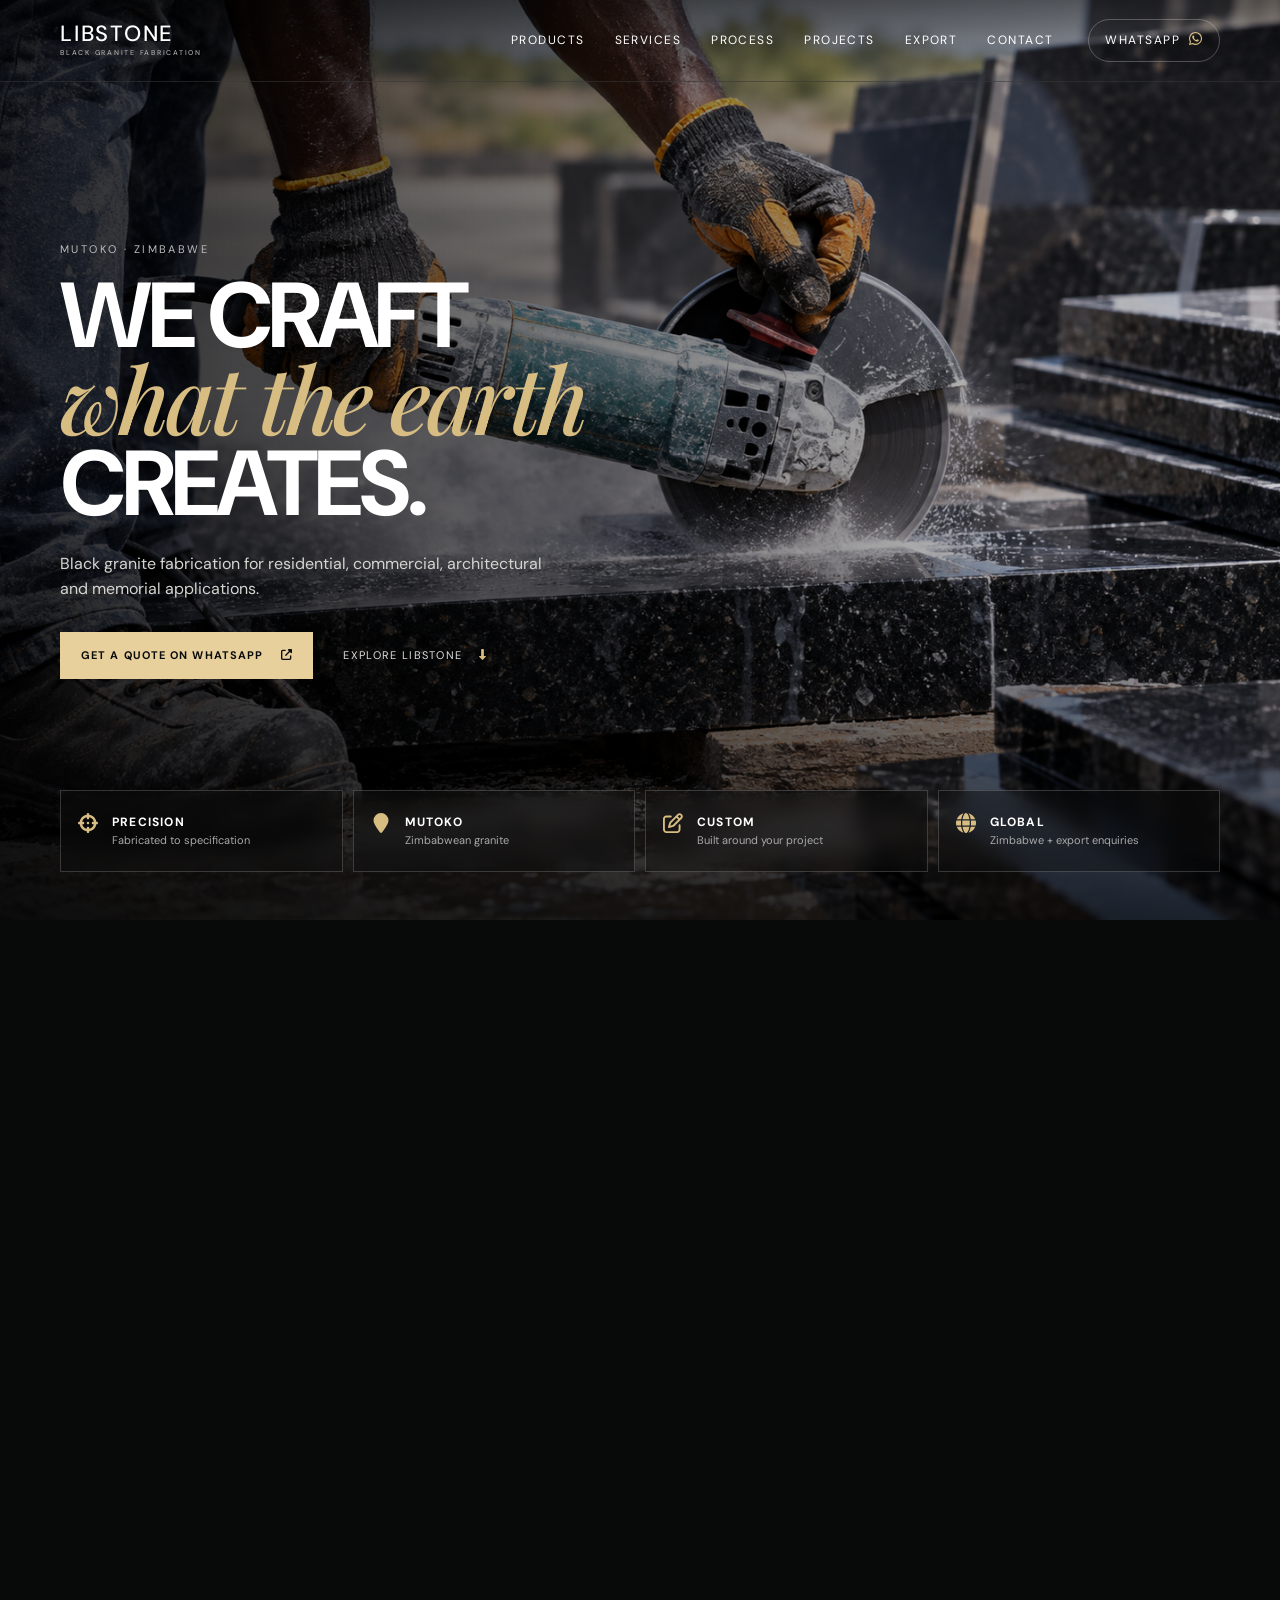
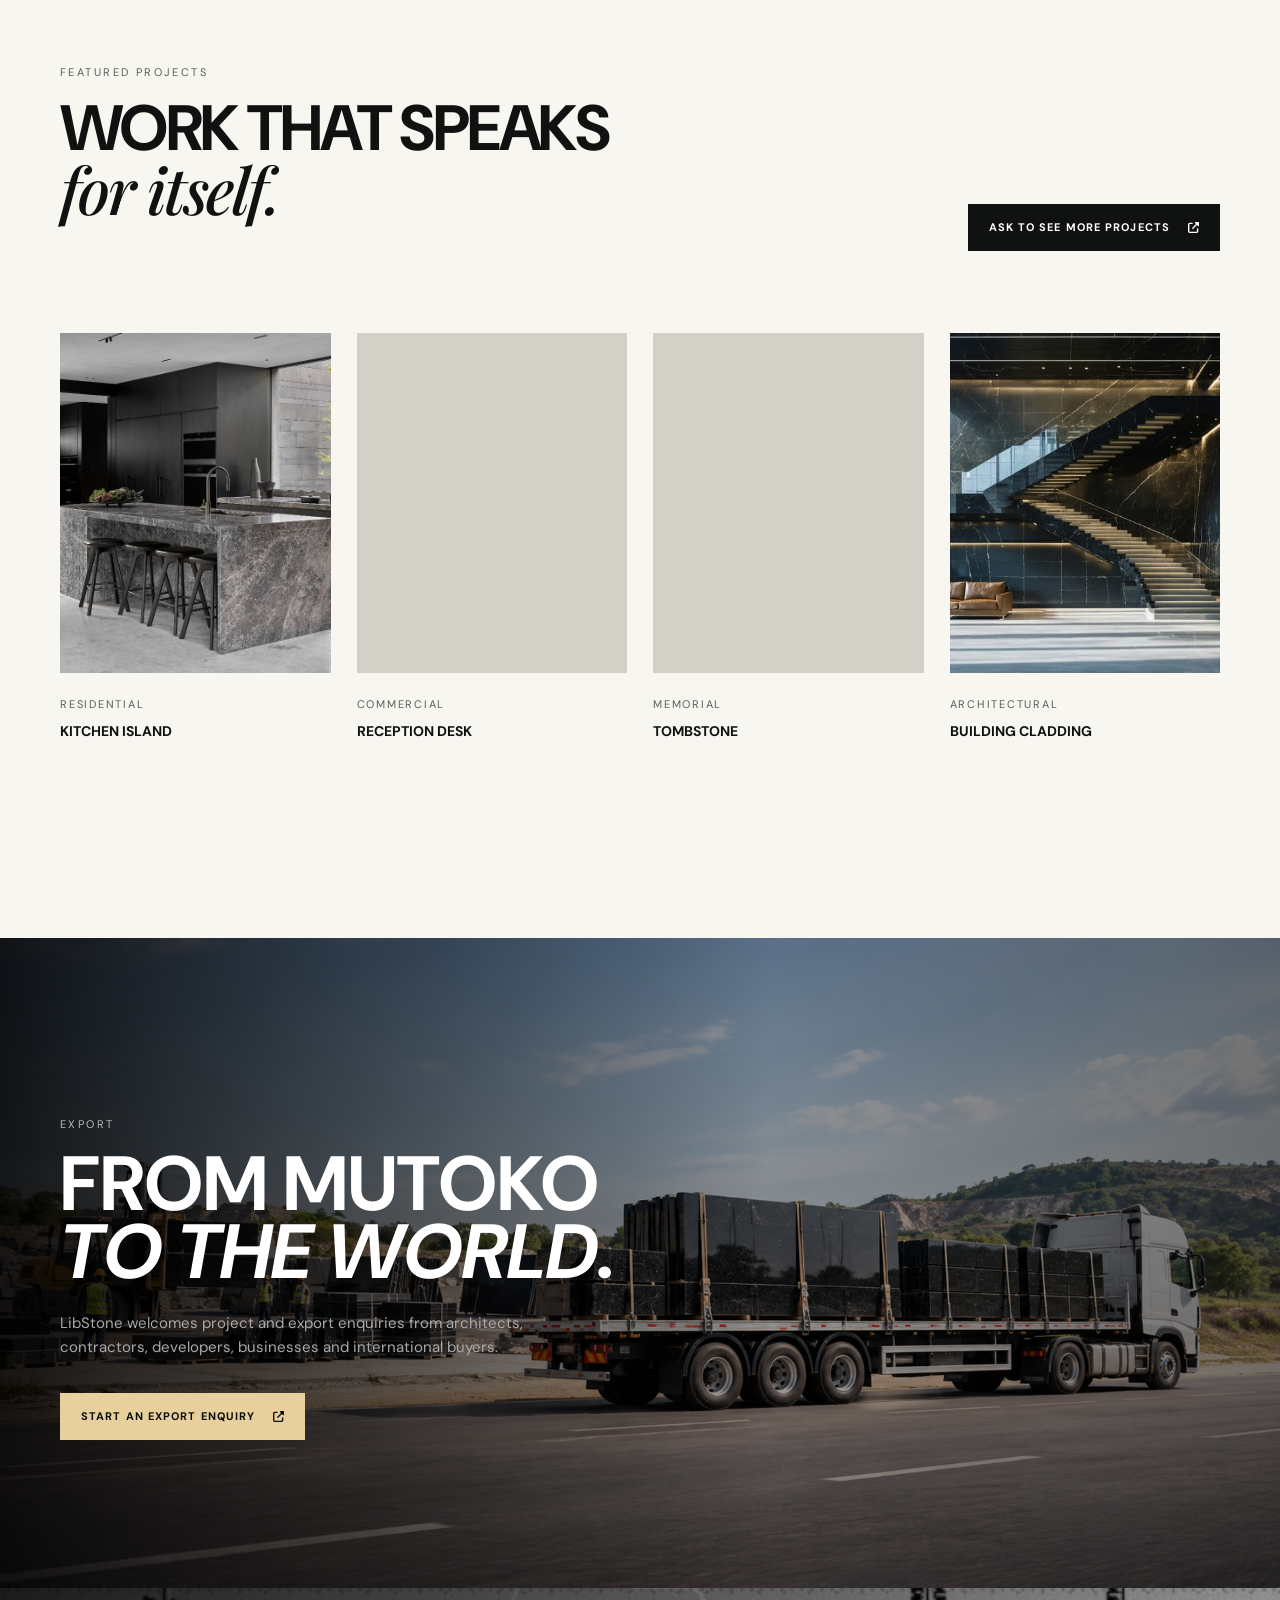
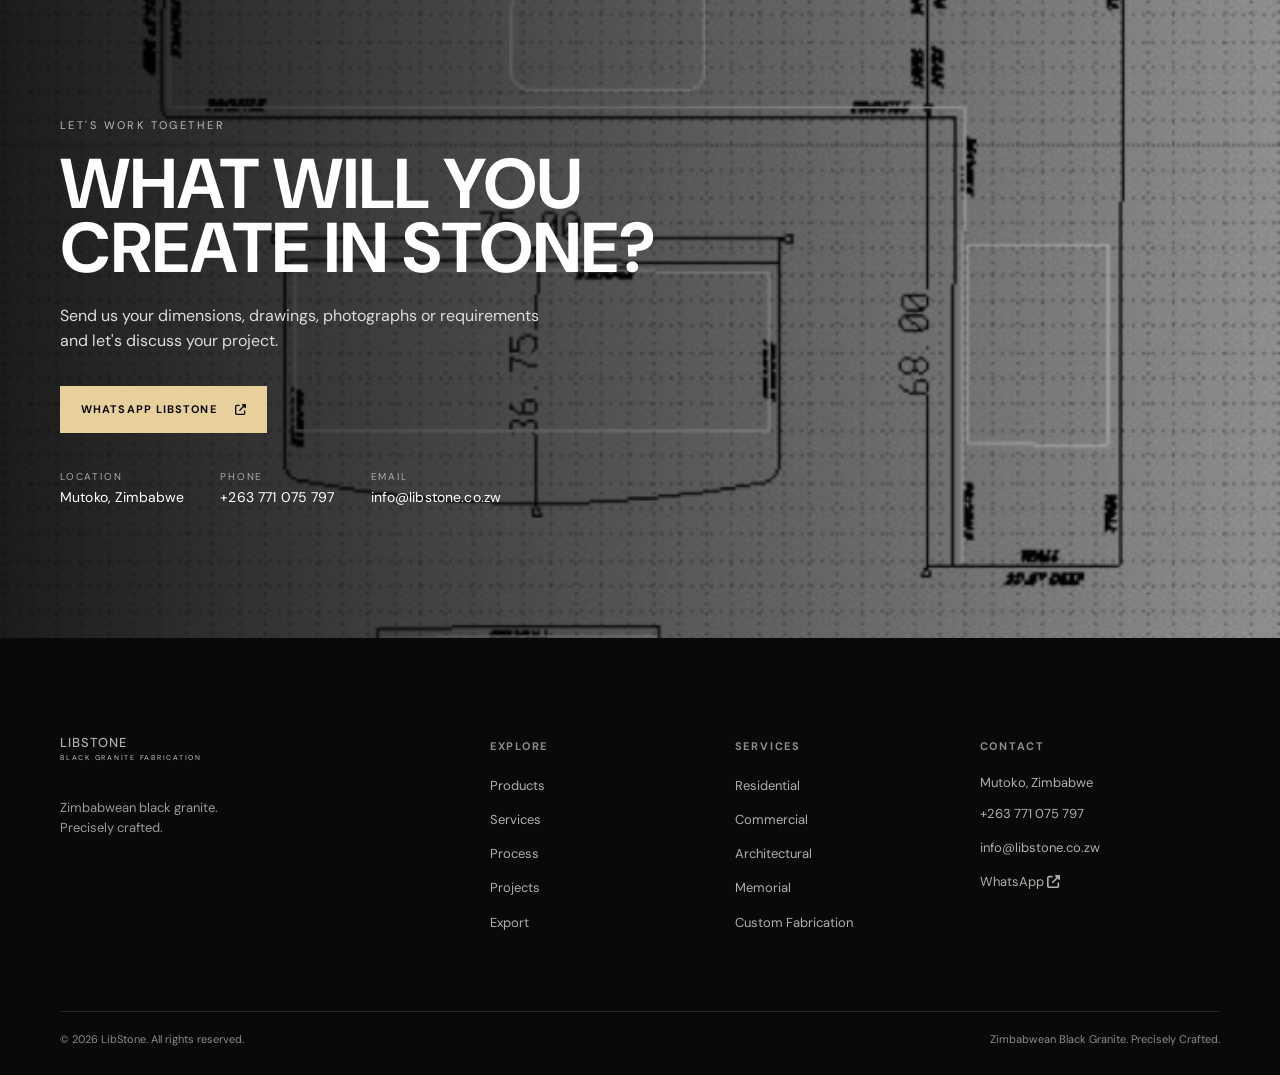
<file: index.html>
<!doctype html>
<html lang="en">
<head>
  <meta charset="utf-8">
  <meta name="viewport" content="width=device-width,initial-scale=1,viewport-fit=cover">
  <meta name="theme-color" content="#090a0a">
  <title>LibStone — Black Granite Fabrication | Mutoko, Zimbabwe</title>
  <meta name="description" content="LibStone specialises in black granite fabrication from Mutoko, Zimbabwe, serving residential, commercial, architectural, memorial and export projects.">
  <meta name="robots" content="index, follow, max-image-preview:large, max-snippet:-1, max-video-preview:-1">
  <meta name="author" content="LibStone">
  <link rel="canonical" href="https://libstone.com/">

  <meta property="og:type" content="website">
  <meta property="og:site_name" content="LibStone">
  <meta property="og:locale" content="en_ZW">
  <meta property="og:title" content="LibStone — Black Granite Fabrication">
  <meta property="og:description" content="Black granite fabrication from Mutoko, Zimbabwe for residential, commercial, architectural, memorial and export projects.">
  <meta property="og:url" content="https://libstone.com/">
  <meta property="og:image" content="https://libstone.com/assets/og-libstone.jpg">
  <meta property="og:image:width" content="1200">
  <meta property="og:image:height" content="630">
  <meta property="og:image:alt" content="LibStone black granite fabrication in Mutoko, Zimbabwe">

  <meta name="twitter:card" content="summary_large_image">
  <meta name="twitter:title" content="LibStone — Black Granite Fabrication">
  <meta name="twitter:description" content="Black granite fabrication from Mutoko, Zimbabwe for residential, commercial, architectural, memorial and export projects.">
  <meta name="twitter:image" content="https://libstone.com/assets/og-libstone.jpg">
  <meta name="twitter:image:alt" content="LibStone black granite fabrication">

  <link rel="icon" href="assets/favicon.svg" type="image/svg+xml">
  <link rel="icon" href="assets/favicon-32.png" sizes="32x32" type="image/png">
  <link rel="apple-touch-icon" href="assets/apple-touch-icon.png">
  <link rel="manifest" href="manifest.webmanifest">
  <link rel="preconnect" href="https://fonts.googleapis.com">
  <link rel="preconnect" href="https://fonts.gstatic.com" crossorigin>
  <link href="https://fonts.googleapis.com/css2?family=DM+Sans:wght@400;500;600;700&family=Playfair+Display:ital,wght@0,500;0,600;0,700;1,500;1,600&display=swap" rel="stylesheet">
  <link rel="stylesheet" href="css/styles.css">
  <script type="application/ld+json">
  {
    "@context": "https://schema.org",
    "@type": "LocalBusiness",
    "name": "LibStone",
    "url": "https://YOUR-DOMAIN.example/",
    "description": "Black granite fabrication from Mutoko, Zimbabwe for residential, commercial, architectural, memorial and export projects.",
    "image": "https://YOUR-DOMAIN.example/assets/og-libstone.jpg",
    "address": {
      "@type": "PostalAddress",
      "addressLocality": "Mutoko",
      "addressCountry": "ZW"
    },
    "areaServed": [
      {"@type":"Country","name":"Zimbabwe"},
      {"@type":"Place","name":"International export markets"}
    ],
    "knowsAbout": [
      "Black granite fabrication",
      "Granite countertops",
      "Architectural granite",
      "Commercial granite fabrication",
      "Granite memorials",
      "Custom stone fabrication"
    ],
    "hasOfferCatalog": {
      "@type": "OfferCatalog",
      "name": "LibStone Granite Services",
      "itemListElement": [
        {"@type":"Offer","itemOffered":{"@type":"Service","name":"Residential granite fabrication"}},
        {"@type":"Offer","itemOffered":{"@type":"Service","name":"Commercial granite fabrication"}},
        {"@type":"Offer","itemOffered":{"@type":"Service","name":"Architectural granite fabrication"}},
        {"@type":"Offer","itemOffered":{"@type":"Service","name":"Memorial granite fabrication"}},
        {"@type":"Offer","itemOffered":{"@type":"Service","name":"Custom granite fabrication"}}
      ]
    }
  }
  </script>
</head>
<body>
<svg xmlns="http://www.w3.org/2000/svg" style="display:none" aria-hidden="true" focusable="false">
<symbol id="i-whatsapp" viewBox="0 -448 448 512"><path d="M381 -351Q315 -415 224 -416Q162 -415 112 -386Q62 -356 32 -306Q3 -256 2 -194Q2 -134 31 -83L0 32L118 1Q167 28 224 28Q286 27 336 -2Q387 -32 417 -82Q447 -132 448 -194Q448 -239 430 -279Q413 -319 381 -351ZM224 -9Q173 -10 130 -35L123 -39L53 -21L72 -89L68 -96Q40 -141 39 -194Q41 -272 94 -324Q146 -377 224 -378Q300 -378 354 -324Q409 -270 411 -194Q408 -116 355 -63Q302 -11 224 -9ZM325 -147Q320 -150 306 -157Q292 -163 287 -165Q280 -170 275 -163Q271 -158 266 -151Q260 -144 257 -141Q253 -135 245 -140Q221 -151 203 -165Q185 -179 170 -206Q166 -212 173 -218Q178 -222 186 -236Q188 -241 185 -246Q184 -247 181 -256Q178 -264 174 -274Q170 -282 168 -287Q162 -299 157 -296Q156 -296 156 -296Q151 -296 145 -296Q139 -297 130 -290Q130 -289 129 -288Q124 -284 118 -273Q112 -262 111 -243Q112 -223 121 -206Q130 -190 133 -186Q133 -186 134 -186Q134 -185 135 -184Q140 -175 165 -148Q189 -121 228 -102Q254 -91 268 -88Q283 -86 295 -88Q304 -90 316 -97Q328 -104 332 -114Q339 -136 336 -141Q334 -144 328 -146Q326 -147 325 -147Z"/></symbol>
<symbol id="i-external" viewBox="0 -448 512 512"><path d="M352 -448Q331 -447 322 -428Q315 -409 329 -393L371 -352L201 -183Q192 -173 192 -160Q192 -147 201 -137Q211 -128 224 -128Q237 -128 247 -137L416 -307L457 -265Q473 -251 492 -258Q511 -267 512 -288V-416Q512 -430 503 -439Q494 -448 480 -448H352ZM80 -416Q46 -415 23 -393Q1 -370 0 -336V-16Q1 18 23 41Q46 63 80 64H400Q434 63 457 41Q479 18 480 -16V-128Q480 -142 471 -151Q462 -160 448 -160Q434 -160 425 -151Q416 -142 416 -128V-16Q415 -1 400 0H80Q65 -1 64 -16V-336Q65 -351 80 -352H192Q206 -352 215 -361Q224 -370 224 -384Q224 -398 215 -407Q206 -416 192 -416H80Z"/></symbol>
<symbol id="i-arrow-down" viewBox="0 -448 320 512"><path d="M2 -113Q-4 -99 7 -87L143 57Q150 64 160 64Q170 64 177 57L313 -87Q324 -99 318 -113Q311 -127 296 -128H224V-416Q224 -430 215 -439Q206 -448 192 -448H128Q114 -448 105 -439Q96 -430 96 -416V-128H24Q9 -127 2 -113Z"/></symbol>
<symbol id="i-crosshairs" viewBox="0 -448 512 512"><path d="M256 -448Q270 -448 279 -439Q288 -430 288 -416V-406Q360 -394 409 -345Q458 -295 470 -224H480Q494 -224 503 -215Q512 -206 512 -192Q512 -178 503 -169Q494 -160 480 -160H470Q458 -88 409 -39Q359 10 288 22V32Q288 46 279 55Q270 64 256 64Q242 64 233 55Q224 46 224 32V22Q152 10 103 -39Q54 -88 42 -160H32Q18 -160 9 -169Q0 -178 0 -192Q0 -206 9 -215Q18 -224 32 -224H42Q54 -296 103 -345Q152 -394 224 -406V-416Q224 -430 233 -439Q242 -448 256 -448ZM107 -160Q117 -116 149 -85Q180 -53 224 -43V-64Q224 -78 233 -87Q242 -96 256 -96Q270 -96 279 -87Q288 -78 288 -64V-43Q332 -53 363 -85Q395 -116 405 -160H384Q370 -160 361 -169Q352 -178 352 -192Q352 -206 361 -215Q370 -224 384 -224H405Q395 -268 363 -299Q332 -331 288 -341V-320Q288 -306 279 -297Q270 -288 256 -288Q242 -288 233 -297Q224 -306 224 -320V-341Q180 -331 149 -299Q117 -268 107 -224H128Q142 -224 151 -215Q160 -206 160 -192Q160 -178 151 -169Q142 -160 128 -160H107ZM256 -224Q270 -224 279 -215Q288 -206 288 -192Q288 -178 279 -169Q270 -160 256 -160Q242 -160 233 -169Q224 -178 224 -192Q224 -206 233 -215Q242 -224 256 -224Z"/></symbol>
<symbol id="i-pin" viewBox="0 -448 384 512"><path d="M384 -256Q382 -211 352 -152Q321 -93 282 -38Q243 18 216 51Q206 63 192 63Q178 63 168 51Q141 18 102 -38Q63 -93 32 -152Q2 -211 0 -256Q2 -338 56 -392Q110 -446 192 -448Q274 -446 328 -392Q382 -338 384 -256Z"/></symbol>
<symbol id="i-globe" viewBox="0 -448 512 512"><path d="M352 -192Q352 -159 349 -128H163Q160 -159 160 -192Q160 -225 163 -256H349Q352 -225 352 -192ZM381 -256H504H381H504Q512 -225 512 -192Q512 -159 504 -128H381Q384 -159 384 -192Q384 -225 381 -256ZM493 -288H377H493H377Q361 -386 321 -440Q381 -423 426 -384Q470 -344 493 -288ZM344 -288H168H344H168Q177 -343 195 -383Q211 -418 228 -434Q245 -449 256 -448Q267 -449 284 -434Q301 -418 317 -383Q335 -343 344 -288ZM135 -288H19H135H19Q42 -344 86 -384Q131 -423 191 -440Q151 -386 135 -288ZM8 -256H131H8H131Q128 -225 128 -192Q128 -159 131 -128H8Q0 -159 0 -192Q0 -225 8 -256ZM195 -1Q177 -41 168 -96H344Q335 -41 317 -1Q301 34 284 50Q267 65 256 64Q245 65 228 50Q211 34 195 -1ZM135 -96Q151 2 191 56Q131 39 86 0Q42 -40 19 -96H135ZM493 -96Q470 -40 426 0Q381 39 322 56Q361 2 377 -96H493Z"/></symbol>
<symbol id="i-edit" viewBox="0 -448 512 512"><path d="M441 -389 453 -377 441 -389 453 -377Q467 -360 453 -343L424 -314L378 -360L407 -389Q424 -403 441 -389ZM210 -192 344 -326 210 -192 344 -326 390 -280 256 -146Q251 -141 245 -140L187 -123L204 -181Q205 -187 210 -192ZM373 -423 176 -226 373 -423 176 -226Q163 -212 158 -195L129 -95Q125 -81 135 -71Q145 -62 159 -65L259 -94Q277 -99 290 -112L487 -309Q508 -331 508 -360Q508 -389 487 -411L475 -423Q453 -444 424 -444Q395 -444 373 -423ZM88 -384Q51 -383 26 -358Q1 -333 0 -296V-24Q1 13 26 38Q51 63 88 64H360Q397 63 422 38Q447 13 448 -24V-136Q446 -158 424 -160Q402 -158 400 -136V-24Q400 -7 388 4Q377 16 360 16H88Q71 16 60 4Q48 -7 48 -24V-296Q48 -313 60 -324Q71 -336 88 -336H200Q222 -338 224 -360Q222 -382 200 -384H88Z"/></symbol>
</svg>
<a class="skip-link" href="#main">Skip to content</a>
<header class="site-header" id="top">
  <a class="brand" href="#top" aria-label="LibStone home">
    <span>LIB</span>STONE<small>BLACK GRANITE FABRICATION</small>
  </a>
  <nav class="desktop-nav" aria-label="Primary navigation">
    <a href="#products">Products</a>
    <a href="services.html">Services</a>
    <a href="#process">Process</a>
    <a href="#projects">Projects</a>
    <a href="#export">Export</a>
    <a href="#contact">Contact</a>
  </nav>
  <a class="header-wa" data-wa="general" href="#contact">
    WhatsApp <span><svg class="icon" aria-hidden="true" focusable="false"><use href="#i-whatsapp"/></svg></span>
  </a>
  <button class="menu-btn" id="menuBtn" type="button" aria-label="Open menu" aria-expanded="false" aria-controls="mobileMenu"><span class="bars" aria-hidden="true"></span></button>
</header>
<div class="mobile-menu" id="mobileMenu">
  <nav aria-label="Mobile navigation">
    <a href="#products">Products</a>
    <a href="services.html">Services</a>
    <a href="#process">Process</a>
    <a href="#projects">Projects</a>
    <a href="#export">Export</a>
    <a href="#contact">Contact</a>
  </nav>
  <a class="btn btn-light" data-wa="general" href="#contact">WhatsApp LibStone <svg class="icon" aria-hidden="true" focusable="false"><use href="#i-external"/></svg></a>
</div>
<main id="main">
  <section class="hero" id="hero">
    <div class="hero-media hero-workshop" role="presentation"></div>
    <div class="hero-media hero-finish" role="presentation"></div>
    <div class="hero-overlay"></div>
    <div class="hero-content container">
      <p class="eyebrow">MUTOKO · ZIMBABWE</p>
      <h1>We craft<br><span>what the earth</span><br>creates.</h1>
      <p class="hero-copy">Black granite fabrication for residential, commercial, architectural and memorial applications.</p>
      <div class="hero-actions">
        <a class="btn btn-light" data-wa="general" href="#contact">Get a quote on WhatsApp <b><svg class="icon" aria-hidden="true" focusable="false"><use href="#i-external"/></svg></b></a>
        <a class="text-link" href="#products">Explore LibStone <b><svg class="icon" aria-hidden="true" focusable="false"><use href="#i-arrow-down"/></svg></b></a>
      </div>
    </div>
    <div class="trust-row container">
      <div><b><svg class="icon" aria-hidden="true" focusable="false"><use href="#i-crosshairs"/></svg></b><strong>Precision</strong><span>Fabricated to specification</span></div>
      <div><b><svg class="icon" aria-hidden="true" focusable="false"><use href="#i-pin"/></svg></b><strong>Mutoko</strong><span>Zimbabwean granite</span></div>
      <div><b><svg class="icon" aria-hidden="true" focusable="false"><use href="#i-edit"/></svg></b><strong>Custom</strong><span>Built around your project</span></div>
      <div><b><svg class="icon" aria-hidden="true" focusable="false"><use href="#i-globe"/></svg></b><strong>Global</strong><span>Zimbabwe + export enquiries</span></div>
    </div>
    <div class="hero-progress" id="heroProgress"></div>
  </section>

  <section class="products section-light" id="products">
    <div class="container product-grid">
      <div class="product-copy">
        <p class="eyebrow dark">OUR PRODUCTS</p>
        <h2>Premium granite.<br><em>Precisely crafted.</em></h2>
        <p class="lead">From granite blocks to refined products for residential, commercial, architectural and memorial applications.</p>
        <div class="carousel-window"><div class="carousel-track" id="thumbs"></div></div>
        <div class="carousel-controls"><button type="button" id="prev" aria-label="Previous product">&larr;</button><span id="counter" aria-live="off">01 / 05</span><button type="button" id="next" aria-label="Next product">&rarr;</button></div>
        <div class="product-info" aria-live="polite">
          <h3 id="product-title">Kitchen countertops &amp; sinks</h3>
          <p id="product-desc">Durable, elegant and timeless. Granite surfaces designed to bring beauty and functionality to kitchens, with a range of finishes and edge profiles.</p>
        </div>
        <a class="btn btn-dark" id="product-more" href="services.html#residential">View more <b>&nearr;</b></a>
      </div>
      <div class="product-visual">
        <div class="product-image" id="product-image">
          <img id="product-img" src="assets/images/product-kitchen.jpg" alt="Black granite kitchen countertop with sink cut-out" width="1200" height="900" decoding="async">
          <div class="image-caption">
            <strong id="product-label">KITCHEN SINK &amp; COUNTERTOP</strong>
            <span id="product-meta">Residential · Black Granite</span>
          </div>
        </div>
      </div>
    </div>
  </section>

  <section class="services section-stone" id="services">
    <div class="container spacious">
      <p class="eyebrow dark">OUR SERVICES</p>
      <h2>One stone.<br><em>Many possibilities.</em></h2>
      <div class="service-grid">
    <article class="service-card">
      <img class="service-img" src="assets/images/service-residential.jpg" alt="Black granite kitchen island in a residential home" width="900" height="600" loading="lazy" decoding="async">
      <p class="eyebrow dark"></p>
      <h3>Residential</h3>
      <p>Countertops, islands, vanities, stairs and custom home applications.</p>
      <a href="services.html#residential" aria-label="Explore residential granite services">Explore &rarr;</a>
    </article>
    <article class="service-card">
      <img class="service-img" src="assets/images/service-commercial.jpg" alt="Black granite reception desk in a commercial space" width="900" height="600" loading="lazy" decoding="async">
      <p class="eyebrow dark"></p>
      <h3>Commercial</h3>
      <p>Reception desks, counters, hospitality, offices and public spaces.</p>
      <a href="services.html#commercial" aria-label="Explore commercial granite services">Explore &rarr;</a>
    </article>
    <article class="service-card">
      <img class="service-img" src="assets/images/service-architectural.jpg" alt="Black granite cladding on a building" width="900" height="600" loading="lazy" decoding="async">
      <p class="eyebrow dark"></p>
      <h3>Architectural</h3>
      <p>Cladding, flooring, feature walls and custom architectural stonework.</p>
      <a href="services.html#architectural" aria-label="Explore architectural granite services">Explore &rarr;</a>
    </article>
    <article class="service-card">
      <img class="service-img" src="assets/images/service-memorial.jpg" alt="Black granite memorial headstone" width="900" height="600" loading="lazy" decoding="async">
      <p class="eyebrow dark"></p>
      <h3>Memorial</h3>
      <p>Tombstones, monuments, plaques and bespoke memorial work.</p>
      <a href="services.html#memorial" aria-label="Explore memorial granite services">Explore &rarr;</a>
    </article>
      </div>
    </div>
  </section>

  <section class="process section-dark" id="process">
    <div class="container process-layout">
      <div class="process-intro">
        <p class="eyebrow">THE LIBSTONE PROCESS</p>
        <h2>From block<br>to finish.</h2>
        <p>Every piece is carefully crafted through a precision process to ensure exceptional quality, durability and finish.</p>
        <a class="btn btn-outline" href="#contact">Start your project &rarr;</a>
      </div>
      <div class="process-steps">
    <div>
      <b>01</b>
      <img src="assets/images/process-block.jpg" alt="Raw black granite block" width="600" height="400" loading="lazy" decoding="async">
      <h3>Block</h3>
      <p>Raw granite arrives at our facility.</p>
    </div>
    <div>
      <b>02</b>
      <img src="assets/images/process-cut.jpg" alt="Granite being cut into slabs" width="600" height="400" loading="lazy" decoding="async">
      <h3>Cut</h3>
      <p>Precisely cut into slabs or sizes.</p>
    </div>
    <div>
      <b>03</b>
      <img src="assets/images/process-shape.png" alt="Granite being shaped to specification" width="600" height="400" loading="lazy" decoding="async">
      <h3>Shape</h3>
      <p>Fabricated to specification.</p>
    </div>
    <div>
      <b>04</b>
      <img src="assets/images/process-polish.jpg" alt="Granite surface being polished" width="600" height="400" loading="lazy" decoding="async">
      <h3>Polish</h3>
      <p>Surfaces and edges are finished.</p>
    </div>
    <div>
      <b>05</b>
      <img src="assets/images/process-inspect.jpg" alt="Finished granite piece being inspected" width="600" height="400" loading="lazy" decoding="async">
      <h3>Inspect</h3>
      <p>Quality checked for excellence.</p>
    </div>
    <div>
      <b>06</b>
      <img src="assets/images/process-deliver.jpg" alt="Finished granite prepared for delivery" width="600" height="400" loading="lazy" decoding="async">
      <h3>Deliver</h3>
      <p>Ready for installation or export.</p>
    </div>
      </div>
    </div>
  </section>

  <section class="projects section-light" id="projects">
    <div class="container spacious">
      <div class="section-heading">
        <div>
          <p class="eyebrow dark">FEATURED PROJECTS</p>
          <h2>Work that speaks<br><em>for itself.</em></h2>
        </div>
        <a class="btn btn-dark" data-wa="projects" href="#contact">Ask to see more projects <svg class="icon" aria-hidden="true" focusable="false"><use href="#i-external"/></svg></a>
      </div>
      <div class="project-grid">
    <article>
      <img src="assets/images/service-residential.jpg" alt="Black granite kitchen island" width="800" height="1000" loading="lazy" decoding="async">
      <span>Residential</span>
      <h3>Kitchen Island</h3>
    </article>
    <article>
      <img src="assets/images/project-commercial.jpeg" alt="Black granite reception desk" width="800" height="1000" loading="lazy" decoding="async">
      <span>Commercial</span>
      <h3>Reception Desk</h3>
    </article>
    <article>
      <img src="assets/images/project-memorial.jpg" alt="Black granite tombstone" width="800" height="1000" loading="lazy" decoding="async">
      <span>Memorial</span>
      <h3>Tombstone</h3>
    </article>
    <article>
      <img src="assets/images/project-architectural.jpg" alt="Black granite building cladding" width="800" height="1000" loading="lazy" decoding="async">
      <span>Architectural</span>
      <h3>Building Cladding</h3>
    </article>
      </div>
    </div>
  </section>

  <section class="export section-dark" id="export">
    <div class="export-media">
      <img src="assets/images/export.png" alt="Black granite prepared for export" width="1600" height="900" loading="lazy" decoding="async">
    </div>
    <div class="export-overlay"></div>
    <div class="export-text container">
      <p class="eyebrow">EXPORT</p>
      <h2>From Mutoko<br><em>to the world.</em></h2>
      <p>LibStone welcomes project and export enquiries from architects, contractors, developers, businesses and international buyers.</p>
      <a class="btn btn-light" data-wa="export" href="#contact">Start an export enquiry <svg class="icon" aria-hidden="true" focusable="false"><use href="#i-external"/></svg></a>
    </div>
  </section>

  <section class="final-cta" id="contact">
    <img class="final-bg" src="assets/images/final-cta.webp" alt="" width="1600" height="900" loading="lazy" decoding="async">
    <div class="final-overlay"></div>
    <div class="container final-content">
      <p class="eyebrow">LET'S WORK TOGETHER</p>
      <h2>What will you<br>create in stone?</h2>
      <p>Send us your dimensions, drawings, photographs or requirements and let's discuss your project.</p>
      <a class="btn btn-light" data-wa="general" href="#contact">WhatsApp LibStone <svg class="icon" aria-hidden="true" focusable="false"><use href="#i-external"/></svg></a>
      <div class="contact-meta">
        <div><small>Location</small><span>Mutoko, Zimbabwe</span></div>
        <div><small>Phone</small><a data-contact="phone" href="#contact">+263 771 075 797</a></div>
        <div><small>Email</small><a data-contact="email" href="mailto:info@libstone.co.zw">info@libstone.co.zw</a></div>
      </div>
    </div>
  </section>
</main>
<footer class="footer" id="footer">
  <div class="container footer-grid">
    <div>
      <a class="brand" href="#top" aria-label="LibStone home">
        <span>LIB</span>STONE<small>BLACK GRANITE FABRICATION</small>
      </a>
      <p>Zimbabwean black granite.<br>Precisely crafted.</p>
    </div>
    <div>
      <h4>Explore</h4>
      <a href="#products">Products</a>
      <a href="services.html">Services</a>
      <a href="#process">Process</a>
      <a href="#projects">Projects</a>
      <a href="#export">Export</a>
    </div>
    <div>
      <h4>Services</h4>
      <a href="services.html#residential">Residential</a>
      <a href="services.html#commercial">Commercial</a>
      <a href="services.html#architectural">Architectural</a>
      <a href="services.html#memorial">Memorial</a>
      <a href="services.html#custom">Custom Fabrication</a>
    </div>
    <div>
      <h4>Contact</h4>
      <span>Mutoko, Zimbabwe</span>
      <a data-contact="phone" href="#contact">+263 771 075 797</a>
      <a data-contact="email" href="mailto:info@libstone.co.zw">info@libstone.co.zw</a>
      <a data-wa="general" href="#contact">WhatsApp <svg class="icon" aria-hidden="true" focusable="false"><use href="#i-external"/></svg></a>
    </div>
  </div>
  <div class="container footer-bottom">
    <span>&copy; 2026 LibStone. All rights reserved.</span>
    <span>Zimbabwean Black Granite. Precisely Crafted.</span>
  </div>
</footer>
<a class="mobile-wa" data-wa="general" href="#contact"><svg class="icon" aria-hidden="true" focusable="false"><use href="#i-whatsapp"/></svg> Get a quote on WhatsApp</a>
<script src="script.js" defer></script>
</body>
</html>
</file>
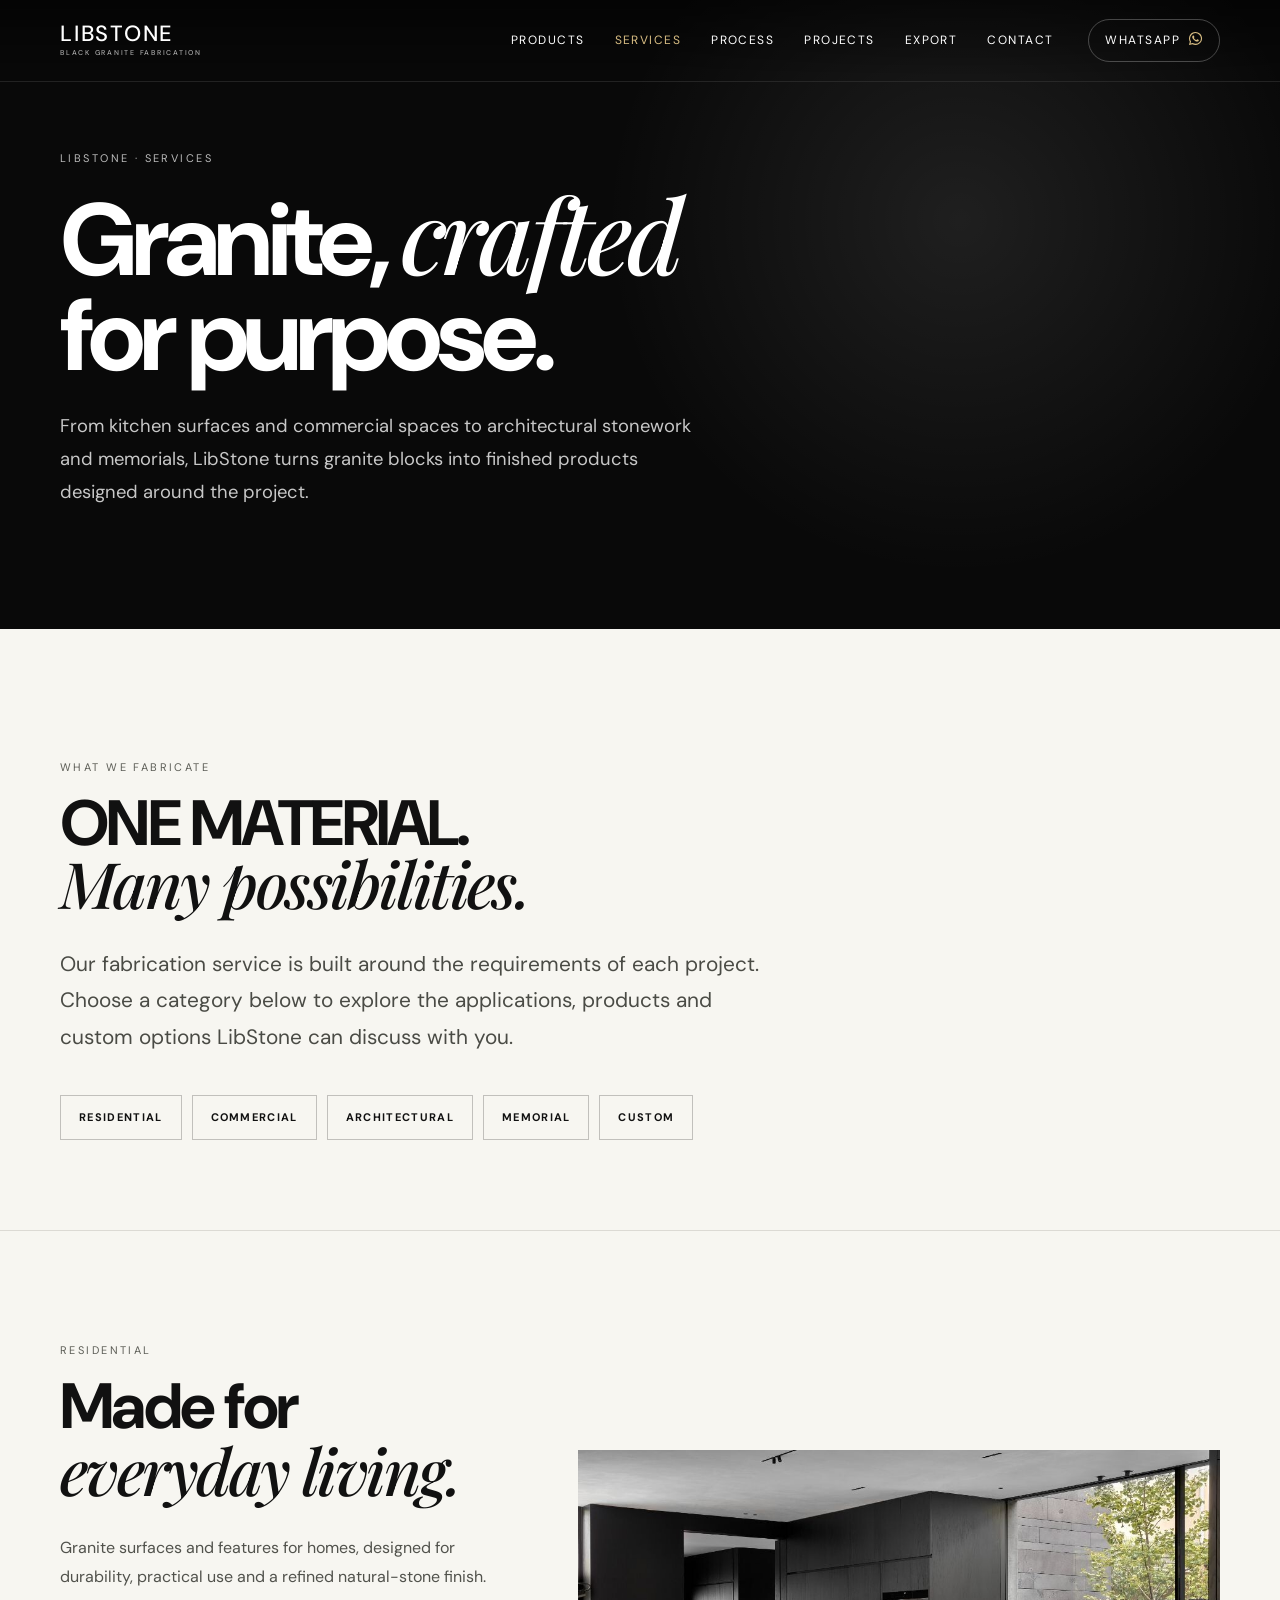
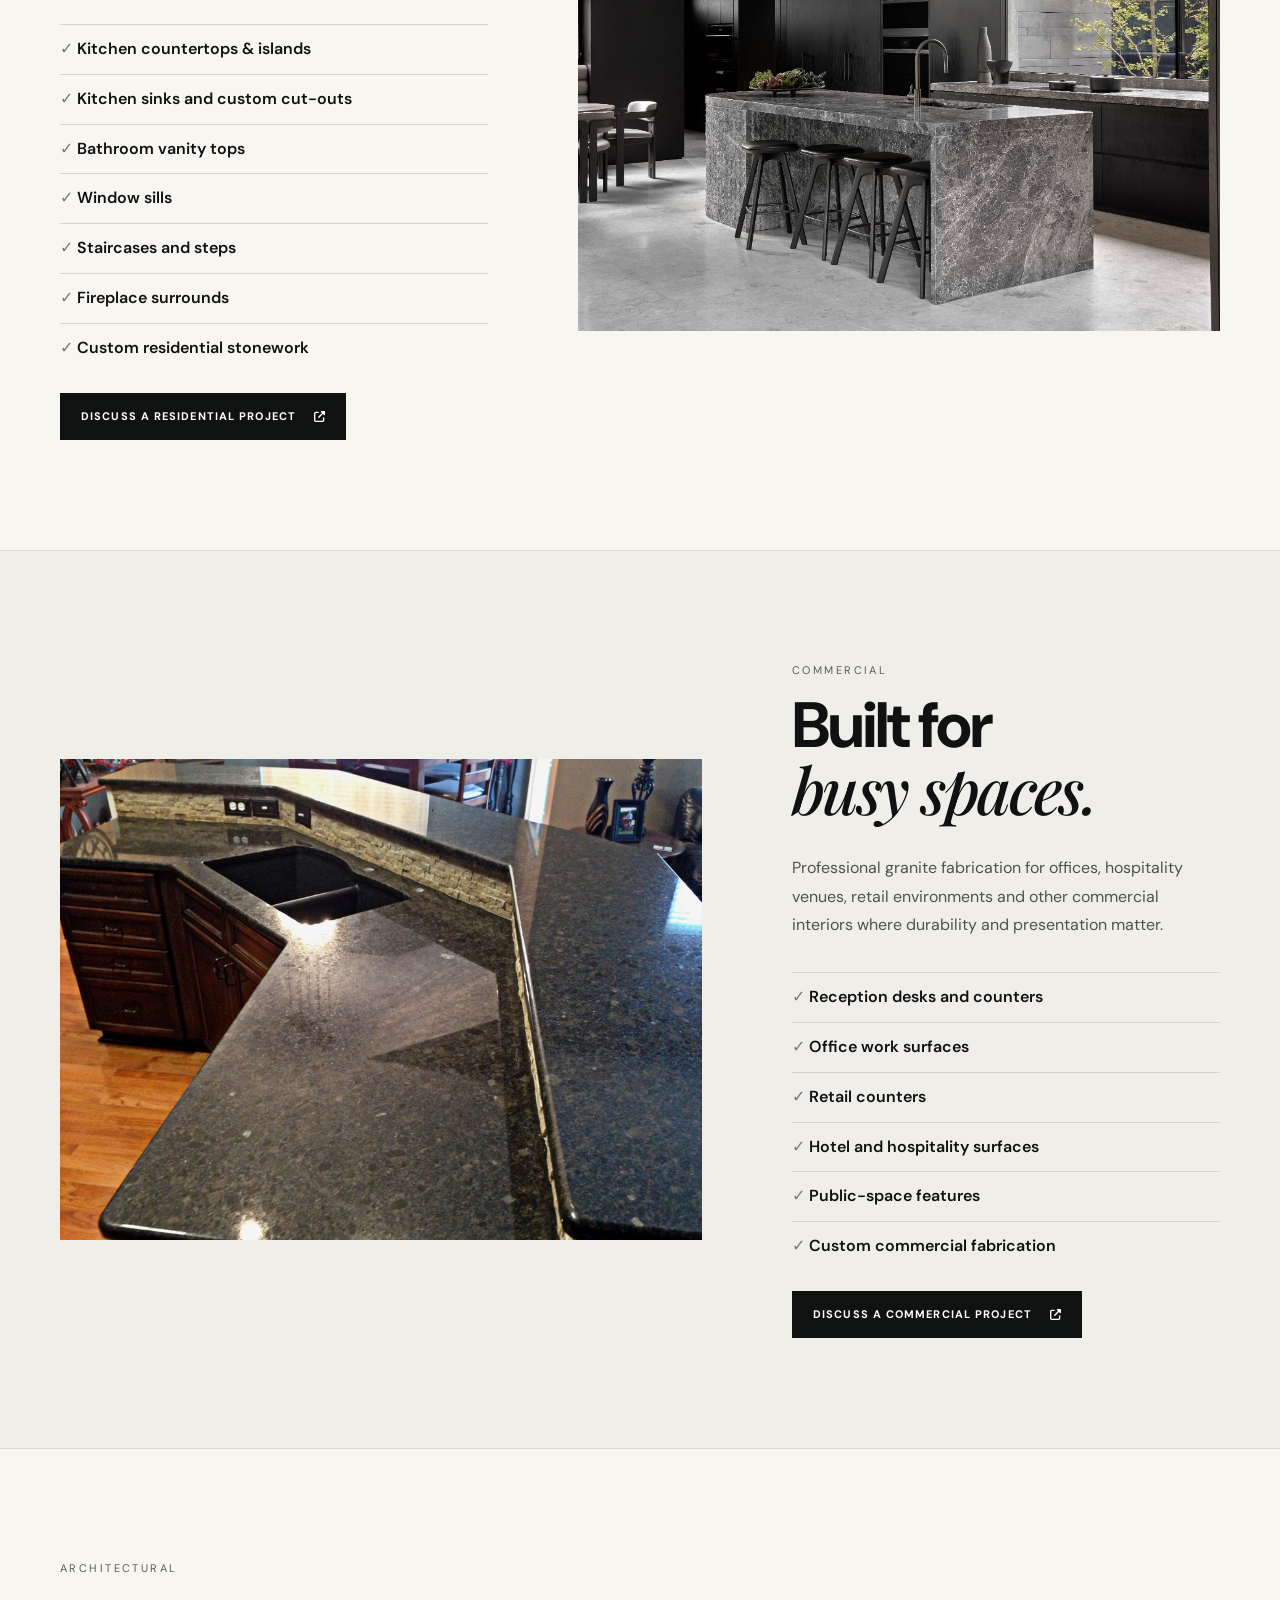
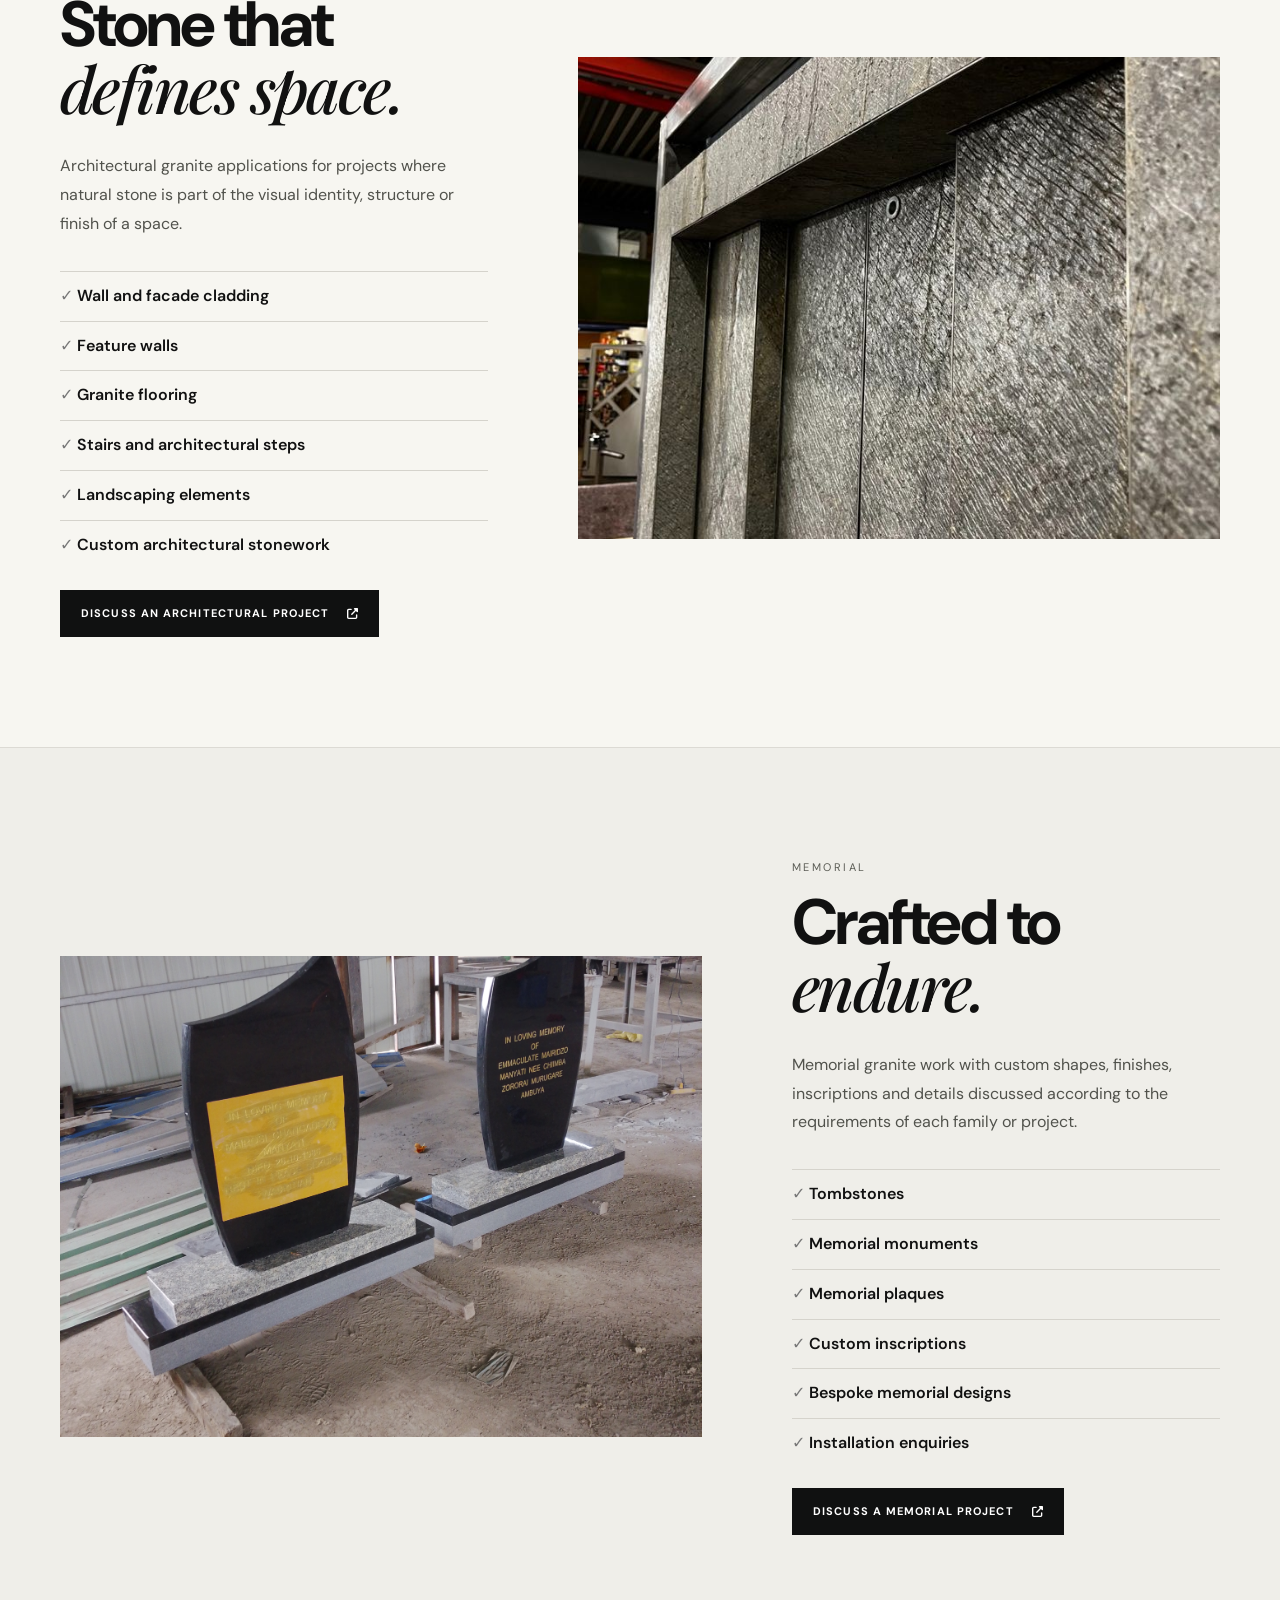
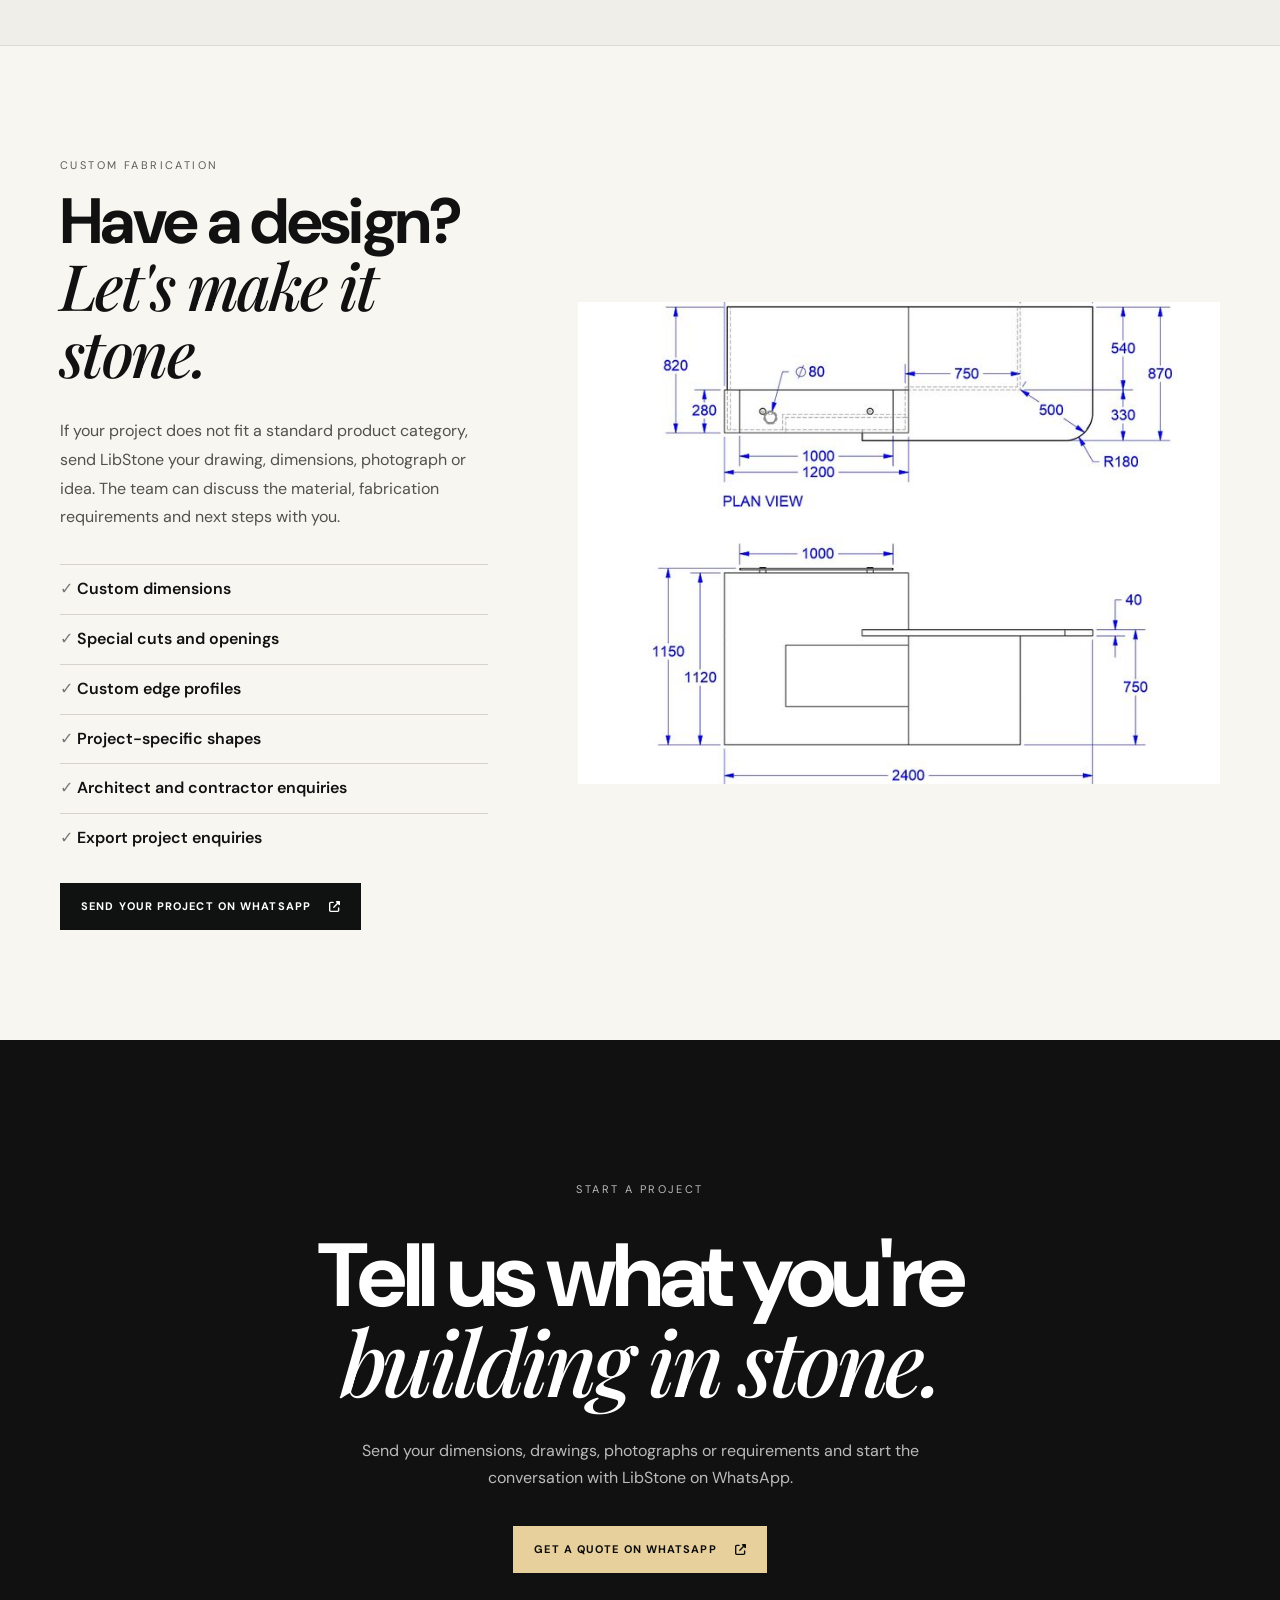
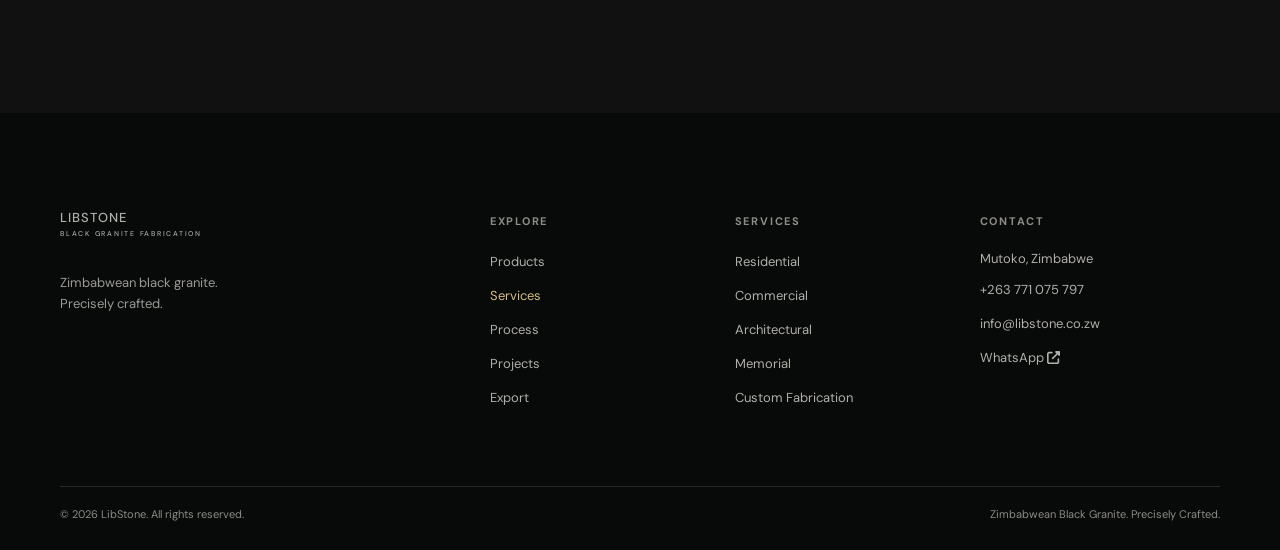
<file: services.html>
<!doctype html>
<html lang="en">
<head>
  <meta charset="utf-8">
  <meta name="viewport" content="width=device-width,initial-scale=1,viewport-fit=cover">
  <meta name="theme-color" content="#090a0a">
  <title>Granite Fabrication Services | LibStone Zimbabwe</title>
  <meta name="description" content="Explore LibStone's black granite fabrication services in Mutoko, Zimbabwe: residential, commercial, architectural, memorial and custom granite work. Enquire on WhatsApp.">
  <meta name="robots" content="index, follow, max-image-preview:large, max-snippet:-1, max-video-preview:-1">
  <meta name="author" content="LibStone">
  <link rel="canonical" href="https://YOUR-DOMAIN.example/services.html">

  <meta property="og:type" content="website">
  <meta property="og:site_name" content="LibStone">
  <meta property="og:locale" content="en_ZW">
  <meta property="og:title" content="Granite Fabrication Services | LibStone Zimbabwe">
  <meta property="og:description" content="Residential, commercial, architectural, memorial and custom black granite fabrication from Mutoko, Zimbabwe.">
  <meta property="og:url" content="https://YOUR-DOMAIN.example/services.html">
  <meta property="og:image" content="https://YOUR-DOMAIN.example/assets/og-libstone.jpg">
  <meta property="og:image:width" content="1200">
  <meta property="og:image:height" content="630">
  <meta property="og:image:alt" content="LibStone black granite fabrication in Mutoko, Zimbabwe">

  <meta name="twitter:card" content="summary_large_image">
  <meta name="twitter:title" content="Granite Fabrication Services | LibStone Zimbabwe">
  <meta name="twitter:description" content="Residential, commercial, architectural, memorial and custom black granite fabrication from Mutoko, Zimbabwe.">
  <meta name="twitter:image" content="https://YOUR-DOMAIN.example/assets/og-libstone.jpg">
  <meta name="twitter:image:alt" content="LibStone black granite fabrication">

  <link rel="icon" href="assets/favicon.svg" type="image/svg+xml">
  <link rel="icon" href="assets/favicon-32.png" sizes="32x32" type="image/png">
  <link rel="apple-touch-icon" href="assets/apple-touch-icon.png">
  <link rel="manifest" href="manifest.webmanifest">
  <link rel="preconnect" href="https://fonts.googleapis.com">
  <link rel="preconnect" href="https://fonts.gstatic.com" crossorigin>
  <link href="https://fonts.googleapis.com/css2?family=DM+Sans:wght@400;500;600;700&family=Playfair+Display:ital,wght@0,500;0,600;0,700;1,500;1,600&display=swap" rel="stylesheet">
  <link rel="stylesheet" href="css/styles.css">
  <script type="application/ld+json">
  {
    "@context": "https://schema.org",
    "@type": "BreadcrumbList",
    "itemListElement": [
      {"@type":"ListItem","position":1,"name":"LibStone","item":"https://YOUR-DOMAIN.example/"},
      {"@type":"ListItem","position":2,"name":"Services","item":"https://YOUR-DOMAIN.example/services.html"}
    ]
  }
  </script>
</head>
<body>
<svg xmlns="http://www.w3.org/2000/svg" style="display:none" aria-hidden="true" focusable="false">
<symbol id="i-whatsapp" viewBox="0 -448 448 512"><path d="M381 -351Q315 -415 224 -416Q162 -415 112 -386Q62 -356 32 -306Q3 -256 2 -194Q2 -134 31 -83L0 32L118 1Q167 28 224 28Q286 27 336 -2Q387 -32 417 -82Q447 -132 448 -194Q448 -239 430 -279Q413 -319 381 -351ZM224 -9Q173 -10 130 -35L123 -39L53 -21L72 -89L68 -96Q40 -141 39 -194Q41 -272 94 -324Q146 -377 224 -378Q300 -378 354 -324Q409 -270 411 -194Q408 -116 355 -63Q302 -11 224 -9ZM325 -147Q320 -150 306 -157Q292 -163 287 -165Q280 -170 275 -163Q271 -158 266 -151Q260 -144 257 -141Q253 -135 245 -140Q221 -151 203 -165Q185 -179 170 -206Q166 -212 173 -218Q178 -222 186 -236Q188 -241 185 -246Q184 -247 181 -256Q178 -264 174 -274Q170 -282 168 -287Q162 -299 157 -296Q156 -296 156 -296Q151 -296 145 -296Q139 -297 130 -290Q130 -289 129 -288Q124 -284 118 -273Q112 -262 111 -243Q112 -223 121 -206Q130 -190 133 -186Q133 -186 134 -186Q134 -185 135 -184Q140 -175 165 -148Q189 -121 228 -102Q254 -91 268 -88Q283 -86 295 -88Q304 -90 316 -97Q328 -104 332 -114Q339 -136 336 -141Q334 -144 328 -146Q326 -147 325 -147Z"/></symbol>
<symbol id="i-external" viewBox="0 -448 512 512"><path d="M352 -448Q331 -447 322 -428Q315 -409 329 -393L371 -352L201 -183Q192 -173 192 -160Q192 -147 201 -137Q211 -128 224 -128Q237 -128 247 -137L416 -307L457 -265Q473 -251 492 -258Q511 -267 512 -288V-416Q512 -430 503 -439Q494 -448 480 -448H352ZM80 -416Q46 -415 23 -393Q1 -370 0 -336V-16Q1 18 23 41Q46 63 80 64H400Q434 63 457 41Q479 18 480 -16V-128Q480 -142 471 -151Q462 -160 448 -160Q434 -160 425 -151Q416 -142 416 -128V-16Q415 -1 400 0H80Q65 -1 64 -16V-336Q65 -351 80 -352H192Q206 -352 215 -361Q224 -370 224 -384Q224 -398 215 -407Q206 -416 192 -416H80Z"/></symbol>
<symbol id="i-arrow-down" viewBox="0 -448 320 512"><path d="M2 -113Q-4 -99 7 -87L143 57Q150 64 160 64Q170 64 177 57L313 -87Q324 -99 318 -113Q311 -127 296 -128H224V-416Q224 -430 215 -439Q206 -448 192 -448H128Q114 -448 105 -439Q96 -430 96 -416V-128H24Q9 -127 2 -113Z"/></symbol>
<symbol id="i-crosshairs" viewBox="0 -448 512 512"><path d="M256 -448Q270 -448 279 -439Q288 -430 288 -416V-406Q360 -394 409 -345Q458 -295 470 -224H480Q494 -224 503 -215Q512 -206 512 -192Q512 -178 503 -169Q494 -160 480 -160H470Q458 -88 409 -39Q359 10 288 22V32Q288 46 279 55Q270 64 256 64Q242 64 233 55Q224 46 224 32V22Q152 10 103 -39Q54 -88 42 -160H32Q18 -160 9 -169Q0 -178 0 -192Q0 -206 9 -215Q18 -224 32 -224H42Q54 -296 103 -345Q152 -394 224 -406V-416Q224 -430 233 -439Q242 -448 256 -448ZM107 -160Q117 -116 149 -85Q180 -53 224 -43V-64Q224 -78 233 -87Q242 -96 256 -96Q270 -96 279 -87Q288 -78 288 -64V-43Q332 -53 363 -85Q395 -116 405 -160H384Q370 -160 361 -169Q352 -178 352 -192Q352 -206 361 -215Q370 -224 384 -224H405Q395 -268 363 -299Q332 -331 288 -341V-320Q288 -306 279 -297Q270 -288 256 -288Q242 -288 233 -297Q224 -306 224 -320V-341Q180 -331 149 -299Q117 -268 107 -224H128Q142 -224 151 -215Q160 -206 160 -192Q160 -178 151 -169Q142 -160 128 -160H107ZM256 -224Q270 -224 279 -215Q288 -206 288 -192Q288 -178 279 -169Q270 -160 256 -160Q242 -160 233 -169Q224 -178 224 -192Q224 -206 233 -215Q242 -224 256 -224Z"/></symbol>
<symbol id="i-pin" viewBox="0 -448 384 512"><path d="M384 -256Q382 -211 352 -152Q321 -93 282 -38Q243 18 216 51Q206 63 192 63Q178 63 168 51Q141 18 102 -38Q63 -93 32 -152Q2 -211 0 -256Q2 -338 56 -392Q110 -446 192 -448Q274 -446 328 -392Q382 -338 384 -256Z"/></symbol>
<symbol id="i-globe" viewBox="0 -448 512 512"><path d="M352 -192Q352 -159 349 -128H163Q160 -159 160 -192Q160 -225 163 -256H349Q352 -225 352 -192ZM381 -256H504H381H504Q512 -225 512 -192Q512 -159 504 -128H381Q384 -159 384 -192Q384 -225 381 -256ZM493 -288H377H493H377Q361 -386 321 -440Q381 -423 426 -384Q470 -344 493 -288ZM344 -288H168H344H168Q177 -343 195 -383Q211 -418 228 -434Q245 -449 256 -448Q267 -449 284 -434Q301 -418 317 -383Q335 -343 344 -288ZM135 -288H19H135H19Q42 -344 86 -384Q131 -423 191 -440Q151 -386 135 -288ZM8 -256H131H8H131Q128 -225 128 -192Q128 -159 131 -128H8Q0 -159 0 -192Q0 -225 8 -256ZM195 -1Q177 -41 168 -96H344Q335 -41 317 -1Q301 34 284 50Q267 65 256 64Q245 65 228 50Q211 34 195 -1ZM135 -96Q151 2 191 56Q131 39 86 0Q42 -40 19 -96H135ZM493 -96Q470 -40 426 0Q381 39 322 56Q361 2 377 -96H493Z"/></symbol>
<symbol id="i-edit" viewBox="0 -448 512 512"><path d="M441 -389 453 -377 441 -389 453 -377Q467 -360 453 -343L424 -314L378 -360L407 -389Q424 -403 441 -389ZM210 -192 344 -326 210 -192 344 -326 390 -280 256 -146Q251 -141 245 -140L187 -123L204 -181Q205 -187 210 -192ZM373 -423 176 -226 373 -423 176 -226Q163 -212 158 -195L129 -95Q125 -81 135 -71Q145 -62 159 -65L259 -94Q277 -99 290 -112L487 -309Q508 -331 508 -360Q508 -389 487 -411L475 -423Q453 -444 424 -444Q395 -444 373 -423ZM88 -384Q51 -383 26 -358Q1 -333 0 -296V-24Q1 13 26 38Q51 63 88 64H360Q397 63 422 38Q447 13 448 -24V-136Q446 -158 424 -160Q402 -158 400 -136V-24Q400 -7 388 4Q377 16 360 16H88Q71 16 60 4Q48 -7 48 -24V-296Q48 -313 60 -324Q71 -336 88 -336H200Q222 -338 224 -360Q222 -382 200 -384H88Z"/></symbol>
</svg>
<a class="skip-link" href="#main">Skip to content</a>
<header class="site-header" id="top">
  <a class="brand" href="index.html" aria-label="LibStone home">
    <span>LIB</span>STONE<small>BLACK GRANITE FABRICATION</small>
  </a>
  <nav class="desktop-nav" aria-label="Primary navigation">
    <a href="index.html#products">Products</a>
    <a href="services.html" aria-current="page">Services</a>
    <a href="index.html#process">Process</a>
    <a href="index.html#projects">Projects</a>
    <a href="index.html#export">Export</a>
    <a href="#contact">Contact</a>
  </nav>
  <a class="header-wa" data-wa="general" href="#contact">
    WhatsApp <span><svg class="icon" aria-hidden="true" focusable="false"><use href="#i-whatsapp"/></svg></span>
  </a>
  <button class="menu-btn" id="menuBtn" type="button" aria-label="Open menu" aria-expanded="false" aria-controls="mobileMenu"><span class="bars" aria-hidden="true"></span></button>
</header>
<div class="mobile-menu" id="mobileMenu">
  <nav aria-label="Mobile navigation">
    <a href="index.html#products">Products</a>
    <a href="services.html" aria-current="page">Services</a>
    <a href="index.html#process">Process</a>
    <a href="index.html#projects">Projects</a>
    <a href="index.html#export">Export</a>
    <a href="#contact">Contact</a>
  </nav>
  <a class="btn btn-light" data-wa="general" href="#contact">WhatsApp LibStone <svg class="icon" aria-hidden="true" focusable="false"><use href="#i-external"/></svg></a>
</div>
<main id="main">
<section class="inner-hero">
  <div class="container">
    <p class="eyebrow">LIBSTONE · SERVICES</p>
    <h1>Granite, <em>crafted</em><br>for purpose.</h1>
    <p class="lead">From kitchen surfaces and commercial spaces to architectural stonework and memorials, LibStone turns granite blocks into finished products designed around the project.</p>
  </div>
</section>

<section class="services-intro section-light">
  <div class="container spacious">
    <p class="eyebrow dark">WHAT WE FABRICATE</p>
    <h2>One material.<br><em>Many possibilities.</em></h2>
    <p class="intro-copy">Our fabrication service is built around the requirements of each project. Choose a category below to explore the applications, products and custom options LibStone can discuss with you.</p>
    <nav class="category-nav" aria-label="Service categories">
      <a href="#residential">Residential</a>
      <a href="#commercial">Commercial</a>
      <a href="#architectural">Architectural</a>
      <a href="#memorial">Memorial</a>
      <a href="#custom">Custom</a>
    </nav>
  </div>
</section>

<section class="service-detail" id="residential">
  <div class="container service-detail-grid">
    <div class="detail-copy">
      <p class="eyebrow dark">RESIDENTIAL</p>
      <h2>Made for<br><em>everyday living.</em></h2>
      <p>Granite surfaces and features for homes, designed for durability, practical use and a refined natural-stone finish.</p>
      <ul class="service-list">
        <li>Kitchen countertops &amp; islands</li>
        <li>Kitchen sinks and custom cut-outs</li>
        <li>Bathroom vanity tops</li>
        <li>Window sills</li>
        <li>Staircases and steps</li>
        <li>Fireplace surrounds</li>
        <li>Custom residential stonework</li>
      </ul>
      <a class="btn btn-dark" data-wa="residential" href="#contact">Discuss a residential project <svg class="icon" aria-hidden="true" focusable="false"><use href="#i-external"/></svg></a>
    </div>
    <div class="detail-media">
      <img src="assets/images/service-residential.jpg" alt="Black granite kitchen island in a residential home" width="1200" height="900" loading="lazy" decoding="async">
    </div>
  </div>
</section>

<section class="service-detail reverse" id="commercial">
  <div class="container service-detail-grid">
    <div class="detail-copy">
      <p class="eyebrow dark">COMMERCIAL</p>
      <h2>Built for<br><em>busy spaces.</em></h2>
      <p>Professional granite fabrication for offices, hospitality venues, retail environments and other commercial interiors where durability and presentation matter.</p>
      <ul class="service-list">
        <li>Reception desks and counters</li>
        <li>Office work surfaces</li>
        <li>Retail counters</li>
        <li>Hotel and hospitality surfaces</li>
        <li>Public-space features</li>
        <li>Custom commercial fabrication</li>
      </ul>
      <a class="btn btn-dark" data-wa="commercial" href="#contact">Discuss a commercial project <svg class="icon" aria-hidden="true" focusable="false"><use href="#i-external"/></svg></a>
    </div>
    <div class="detail-media">
      <img src="assets/images/service-commercial.jpg" alt="Black granite reception desk in a commercial space" width="1200" height="900" loading="lazy" decoding="async">
    </div>
  </div>
</section>

<section class="service-detail" id="architectural">
  <div class="container service-detail-grid">
    <div class="detail-copy">
      <p class="eyebrow dark">ARCHITECTURAL</p>
      <h2>Stone that<br><em>defines space.</em></h2>
      <p>Architectural granite applications for projects where natural stone is part of the visual identity, structure or finish of a space.</p>
      <ul class="service-list">
        <li>Wall and facade cladding</li>
        <li>Feature walls</li>
        <li>Granite flooring</li>
        <li>Stairs and architectural steps</li>
        <li>Landscaping elements</li>
        <li>Custom architectural stonework</li>
      </ul>
      <a class="btn btn-dark" data-wa="architectural" href="#contact">Discuss an architectural project <svg class="icon" aria-hidden="true" focusable="false"><use href="#i-external"/></svg></a>
    </div>
    <div class="detail-media">
      <img src="assets/images/service-architectural.jpg" alt="Black granite cladding on a building" width="1200" height="900" loading="lazy" decoding="async">
    </div>
  </div>
</section>

<section class="service-detail reverse" id="memorial">
  <div class="container service-detail-grid">
    <div class="detail-copy">
      <p class="eyebrow dark">MEMORIAL</p>
      <h2>Crafted to<br><em>endure.</em></h2>
      <p>Memorial granite work with custom shapes, finishes, inscriptions and details discussed according to the requirements of each family or project.</p>
      <ul class="service-list">
        <li>Tombstones</li>
        <li>Memorial monuments</li>
        <li>Memorial plaques</li>
        <li>Custom inscriptions</li>
        <li>Bespoke memorial designs</li>
        <li>Installation enquiries</li>
      </ul>
      <a class="btn btn-dark" data-wa="memorial" href="#contact">Discuss a memorial project <svg class="icon" aria-hidden="true" focusable="false"><use href="#i-external"/></svg></a>
    </div>
    <div class="detail-media">
      <img src="assets/images/service-memorial.jpg" alt="Black granite memorial headstone" width="1200" height="900" loading="lazy" decoding="async">
    </div>
  </div>
</section>

<section class="service-detail" id="custom">
  <div class="container service-detail-grid">
    <div class="detail-copy">
      <p class="eyebrow dark">CUSTOM FABRICATION</p>
      <h2>Have a design?<br><em>Let's make it stone.</em></h2>
      <p>If your project does not fit a standard product category, send LibStone your drawing, dimensions, photograph or idea. The team can discuss the material, fabrication requirements and next steps with you.</p>
      <ul class="service-list">
        <li>Custom dimensions</li>
        <li>Special cuts and openings</li>
        <li>Custom edge profiles</li>
        <li>Project-specific shapes</li>
        <li>Architect and contractor enquiries</li>
        <li>Export project enquiries</li>
      </ul>
      <a class="btn btn-dark" data-wa="general" href="#contact">Send your project on WhatsApp <svg class="icon" aria-hidden="true" focusable="false"><use href="#i-external"/></svg></a>
    </div>
    <div class="detail-media">
      <img src="assets/images/custom.jpg" alt="Custom black granite fabrication project" width="1200" height="900" loading="lazy" decoding="async">
    </div>
  </div>
</section>

<section class="service-cta" id="contact">
  <div class="container">
    <p class="eyebrow">START A PROJECT</p>
    <h2>Tell us what you're<br><em>building in stone.</em></h2>
    <p>Send your dimensions, drawings, photographs or requirements and start the conversation with LibStone on WhatsApp.</p>
    <a class="btn btn-light" data-wa="general" href="#contact">Get a quote on WhatsApp <svg class="icon" aria-hidden="true" focusable="false"><use href="#i-external"/></svg></a>
  </div>
</section>
</main>
<footer class="footer" id="footer">
  <div class="container footer-grid">
    <div>
      <a class="brand" href="index.html" aria-label="LibStone home">
        <span>LIB</span>STONE<small>BLACK GRANITE FABRICATION</small>
      </a>
      <p>Zimbabwean black granite.<br>Precisely crafted.</p>
    </div>
    <div>
      <h4>Explore</h4>
      <a href="index.html#products">Products</a>
      <a href="services.html" aria-current="page">Services</a>
      <a href="index.html#process">Process</a>
      <a href="index.html#projects">Projects</a>
      <a href="index.html#export">Export</a>
    </div>
    <div>
      <h4>Services</h4>
      <a href="services.html#residential">Residential</a>
      <a href="services.html#commercial">Commercial</a>
      <a href="services.html#architectural">Architectural</a>
      <a href="services.html#memorial">Memorial</a>
      <a href="services.html#custom">Custom Fabrication</a>
    </div>
    <div>
      <h4>Contact</h4>
      <span>Mutoko, Zimbabwe</span>
      <a data-contact="phone" href="#contact">+263 XXX XXX XXX</a>
      <a data-contact="email" href="mailto:info@libstone.co.zw">info@libstone.co.zw</a>
      <a data-wa="general" href="#contact">WhatsApp <svg class="icon" aria-hidden="true" focusable="false"><use href="#i-external"/></svg></a>
    </div>
  </div>
  <div class="container footer-bottom">
    <span>&copy; 2026 LibStone. All rights reserved.</span>
    <span>Zimbabwean Black Granite. Precisely Crafted.</span>
  </div>
</footer>
<a class="mobile-wa" data-wa="general" href="#contact"><svg class="icon" aria-hidden="true" focusable="false"><use href="#i-whatsapp"/></svg> Get a quote on WhatsApp</a>
<script src="script.js" defer></script>
</body>
</html>
</file>
<file: css/styles.css>
:root{
    --ink:#080909;
    --paper:#f7f6f1;
    --stone:#e9e7df;
    --line:rgba(10,11,11,.12);
    --gold:#d8bd83;
    --white:#fff;
    --muted:#686962;
    --max:1240px
}
*{
    box-sizing:border-box
}
html{
    overflow-x:hidden;
    overflow-x:clip;
    scroll-behavior:smooth;
    -webkit-text-size-adjust:100%;
    text-size-adjust:100%;
    scroll-padding-top:88px;
}
body{
    margin:0;
    background:var(--ink);
    color:var(--white);
    font-family:'DM Sans',system-ui,-apple-system,'Segoe UI',Roboto,Helvetica,Arial,sans-serif;
    line-height:1.55;
    overflow-x:hidden;
    overflow-x:clip;
    -webkit-font-smoothing:antialiased
}
img{max-width:100%}
h1,h2,h3,h4{overflow-wrap:break-word}
a{
    text-decoration:none;
    color:inherit
}
button{
    font:inherit;
}
.container{
    width:min(var(--max),calc(100% - 120px));
    margin:auto;
}
.site-header{
    height:82px;
    position:fixed;
    top:0;
    left:0;
    right:0;
    z-index:30;
    display:flex;
    align-items:center;
    padding:0 60px;
    border-bottom:1px solid rgba(255,255,255,.12);
    background:linear-gradient(180deg,rgba(0,0,0,.5),transparent);
    transition:background .3s ease,backdrop-filter .3s ease
}
.brand{
    font-size:22px;
    letter-spacing:.08em;
    font-weight:500;
    line-height:.8;
    position:relative;
    display:inline-block;
    white-space:nowrap;
}
.brand span{
    display:inline;
}
.brand small{
    display:block;
    font-size:7px;
    letter-spacing:.25em;
    margin-top:7px;
    color:#aaa;
}
.desktop-nav{
    display:flex;
    gap:30px;
    margin-left:auto;
    margin-right:35px
}
.desktop-nav a,.header-wa{
    font-size:12px;
    text-transform:uppercase;
    letter-spacing:.12em;
}
.desktop-nav a:hover{color: var(--gold);}
.header-wa{
    border:1px solid rgba(255,255,255,.25);
    padding:11px 16px;
    border-radius:30px;
    display:inline-flex;
    align-items:center;
    transition:border-color .25s,color .25s
}
.header-wa:hover{border-color:var(--gold)}
.header-wa span .icon{font-size:15px}
.header-wa span{
    color:var(--gold);
    margin-left:8px
}
.menu-btn{
    display:none;
    background:none;
    border:0;
    color:#fff;
    width:44px;
    height:44px;
    margin-right:-10px;
    align-items:center;
    justify-content:center;
    cursor:pointer;
}
.menu-btn .bars,.menu-btn .bars:before,.menu-btn .bars:after{
    display:block;
    width:22px;
    height:2px;
    background:currentColor;
    border-radius:2px;
    transition:transform .3s ease,background .3s ease;
}
.menu-btn .bars{position:relative}
.menu-btn .bars:before,.menu-btn .bars:after{content:"";position:absolute;left:0}
.menu-btn .bars:before{top:-7px}
.menu-btn .bars:after{top:7px}
.menu-btn[aria-expanded="true"] .bars{background:transparent}
.menu-btn[aria-expanded="true"] .bars:before{transform:translateY(7px) rotate(45deg)}
.menu-btn[aria-expanded="true"] .bars:after{transform:translateY(-7px) rotate(-45deg)}
.mobile-menu{
    display:none;
}
.hero{
    min-height:100vh;
    height:920px;
    max-height:1000px;
    background:#0c0d0d;
    position:relative;
    overflow:hidden;
    display:flex;
    align-items:center;
}
.hero-media{
    position:absolute;
    inset:0;
    background-position:center;
    background-size:cover;
    will-change:transform,opacity;
}
.hero-workshop{
    background-image:url('../assets/images/hero-workshop.png');
}
.hero-finish{
    background-image:url('../assets/images/hero-finish.jpg');
    opacity:0;
}
.hero-overlay{
    position:absolute;
    inset:0;
    background:linear-gradient(90deg,rgba(0,0,0,.82) 0%,rgba(0,0,0,.48) 47%,rgba(0,0,0,.14) 100%),linear-gradient(0deg,rgba(0,0,0,.72),transparent 40%);
}
.hero-content{
    position:relative;
    z-index:2;
}
.eyebrow{
    font-size:11px;
    letter-spacing:.22em;
    text-transform:uppercase;
    color:#bbb;
    margin:0 0 18px
}
.eyebrow.dark{
    color:#5c5d56;
}
.hero h1{
    font-size:clamp(65px,7.2vw,112px);
    line-height:.87;
    text-transform:uppercase;
    letter-spacing:-.045em;
    margin:0;max-width:850px
}
.hero h1 span{
    font-family:'Playfair Display',Georgia,'Times New Roman',serif;
    text-transform:none;
    font-weight:500;
    font-style:italic;
    letter-spacing:-.04em;
    color:var(--gold);
}
.hero-copy{
    max-width:500px;
    color:#d4d4d0;
    margin:28px 0 30px;
    font-size:16px;
}
.hero-actions{
    display:flex;
    align-items:center;
    gap:30px;
}
.btn{
    display:inline-flex;
    align-items:center;
    gap:18px;
    padding:14px 20px;
    min-height:46px;
    font-size:11px;
    text-transform:uppercase;
    letter-spacing:.1em;
    font-weight:700;
    border:1px solid transparent;
    transition:.3s ease;
}
.btn-light{
    background:#e8d09d;
    color:#0b0c0c
}
.btn-light:hover{
    background:#f1deb5;
    transform:translateY(-2px);
}
.btn .icon,.text-link .icon,.btn b{font-size:1em}
.btn-dark{
    background:#101111;
    color:#fff;
}
.btn-dark:hover{
    background:#262727;
}
.btn-outline{
    border-color:rgba(255,255,255,.3);
    color:#fff;
}
.text-link{
    font-size:11px;
    text-transform:uppercase;
    letter-spacing:.12em;
    color:#ddd;
}
.text-link b{
    color:var(--gold);
    margin-left:10px;
}
.trust-row{
    position:absolute;
    z-index:3;
    bottom:48px;
    left:50%;
    transform:translateX(-50%);
    display:grid;
    grid-template-columns:repeat(4,1fr);
    gap:10px;
}
.trust-row>div{
    min-height:82px;
    padding:16px 17px;
    border:1px solid rgba(255,255,255,.18);
    background:rgba(12,13,13,.42);
    backdrop-filter:blur(10px);
    display:grid;
    grid-template-columns:26px 1fr;
    column-gap:8px;
    align-content:center;
}
.trust-row b{
    grid-row:span 2;
    font-size:20px;
    line-height:1;
    color:var(--gold);
    align-self:start;
}
.trust-row strong{
    text-transform:uppercase;
    font-size:12px;
    letter-spacing:.1em;
}
.trust-row span{
    font-size:11px;
    color:#aaa;
}
.hero-progress{
    position:absolute;
    z-index:4;
    left:0;
    bottom:0;
    width:100%;
    height:2px;
    background:var(--gold);
    transform-origin:left;
    transform:scaleX(0);
}
.section-light{
    background:var(--paper);
    color:#111;
}
.products{
    padding:160px 0 180px;
}
.product-grid{
    display:grid;
    grid-template-columns:minmax(0,.85fr) minmax(0,1.15fr);
    gap:85px;
    align-items:center;
}
.product-copy h2,.spacious h2{
    font-size:clamp(46px,5vw,72px);
    line-height:.93;
    text-transform:uppercase;
    letter-spacing:-.04em;
    margin:0 0 28px;
}
.product-copy h2 em,.spacious h2 em{
    font-family:'Playfair Display',Georgia,'Times New Roman',serif;
    text-transform:none;
    font-weight:500;
    font-style:italic;
}
.lead{
    max-width:500px;
    color:var(--muted);
    font-size:15px;
    margin:0 0 42px;
}
.carousel-window{
    width:100%;
    max-width:100%;
    overflow:hidden;
    contain:layout paint; /* the wide thumbnail strip must never widen the page */
    padding:8px 0 13px;
    margin-bottom:4px;
}
.carousel-track{
    display:flex;
    align-items:center;
    gap:12px;
    transition:transform .55s cubic-bezier(.2,.8,.2,1);
    width:max-content;
}
.thumb{
    width:82px;
    height:62px;
    flex:0 0 82px;
    padding:0;
    border:0;
    background:#ddd;
    overflow:hidden;
    cursor:pointer;
    opacity:.45;
    transform:scale(.84);
    transition:.55s cubic-bezier(.2,.8,.2,1);
}
.thumb img{
    width:100%;
    height:100%;
    object-fit:cover;
    display:block;
    filter:saturate(.75);
}
.thumb.active{
    width:142px;
    flex-basis:142px;
    height:86px;
    opacity:1;
    transform:scale(1);
    box-shadow:0 12px 30px rgba(0,0,0,.12);
}
.thumb.active img{
    filter:saturate(1);
}
.carousel-controls{
    display:flex;
    align-items:center;
    gap:14px;
    margin:7px 0 28px;
}
.carousel-controls button{
    width:44px;
    height:44px;
    color:inherit;
    border:1px solid #222;
    background:transparent;
    border-radius:50%;
    cursor:pointer;
    transition:.25s;
}
.carousel-controls button:hover{
    background:#111;
    color:#fff;
}
.carousel-controls span{
    font-size:11px;
    letter-spacing:.16em;
    color:#777;
}
.product-copy h3{
    font-size:16px;
    text-transform:uppercase;
    letter-spacing:.03em;
    margin:0 0 10px;
}
.product-copy #product-desc{
    max-width:520px;
    color:#64655f;
    margin:0 0 25px;
    font-size:15px;
}
.product-copy,.product-visual{min-width:0}
.product-visual{
    min-height:610px;
}
.product-image{
    height:610px;
    position:relative;
    overflow:hidden;
    background:#202220
}
.product-image>img{
    width:100%;
    height:100%;
    object-fit:cover;
    display:block;
    transition:opacity .35s ease,transform .7s ease;
}
.product-image>img.is-changing{
    animation:imageChange .55s ease both;
}
.image-caption{
    position:absolute;
    z-index:2;
    left:0;
    right:0;
    bottom:0;
    padding:45px 30px 27px;
    background:linear-gradient(transparent,rgba(0,0,0,.9));
    display:flex;
    flex-direction:column;
    gap:4px;
}
.image-caption strong{
    font-size:14px;
    letter-spacing:.06em;
}
.image-caption span{
    font-size:12px;
    color:#ccc;
}
.section-stone{
    background:#e9e8e2;
    color:#101111;
}
.spacious{
    padding:175px 0 190px;
}
.service-grid{
    display:grid;
    grid-template-columns:repeat(2,1fr);
    gap:105px 50px;
    margin-top:82px;
}
.service-card{
    padding-bottom:40px;
    border-bottom:1px solid rgba(0,0,0,.14);
}
.service-img{
    display:block;
    width:100%;
    height:360px;
    object-fit:cover;
    margin-bottom:27px;
    background:#d3d0c8;
}
.service-card h3{
    font-size:21px;
    text-transform:uppercase;
    margin:0 0 9px;
}
.service-card p:not(.eyebrow){
    max-width:450px;
    color:#5e5f59;
    margin:0 0 21px;
}
.service-card>a{
    display:inline-block;
    padding:10px 0;
    font-size:12px;
    text-transform:uppercase;
    letter-spacing:.12em;
    border-bottom:1px solid transparent;
    transition:border-color .25s
}
.service-card>a:hover{border-color:currentColor}
.process{
    padding:155px 0 165px;
}
.process-layout{
    display:grid;
    grid-template-columns:300px 1fr;
    gap:90px;
}
.process h2{
    font-size:clamp(52px,5vw,76px);
    line-height:.88;
    text-transform:uppercase;
    margin:0 0 25px;
}
.process-intro>p:not(.eyebrow){
    color:#aaa;
    max-width:300px;
    margin-bottom:32px;
}
.process-steps{
    display:grid;
    grid-template-columns:repeat(3,1fr);
    gap:65px 22px;
}
.process-steps>div>b{
    color:var(--gold);
    font-size:12px;
}
.process-steps img{
    display:block;
    width:100%;
    height:145px;
    object-fit:cover;
    margin:9px 0 15px;
    background:#1b1c1b;
}
.process-steps h3{
    text-transform:uppercase;
    font-size:13px;
    letter-spacing:.1em;
    margin:0 0 4px;
}
.process-steps p{
    font-size:13px;
    color:#a3a39e;
    margin:0;
}
.projects .spacious{
    padding-top:175px;
    padding-bottom:190px;
}
.section-heading{
    display:flex;
    justify-content:space-between;
    align-items:end;
    gap:40px;
}
.project-grid{
    display:grid;
    grid-template-columns:repeat(4,1fr);
    gap:26px;
    margin-top:82px;
}
.project-grid article{
    min-width:0;
}
.project-grid img{
    display:block;
    width:100%;
    height:340px;
    object-fit:cover;
    margin-bottom:18px;
    background:#d3d0c8;
}
.project-grid span{
    font-size:11px;
    text-transform:uppercase;
    letter-spacing:.16em;
    color:#5c5d56;
}
.project-grid h3{
    text-transform:uppercase;
    font-size:14px;
    margin:5px 0;
}
.export{
    min-height:650px;
    position:relative;
    display:flex;
    align-items:center;
    overflow:hidden;
    background:#101111
}
.export-media,.export-media img,.export-overlay{
    position:absolute;
    inset:0;
    width:100%;
    height:100%;
}
.export-media img{
    object-fit:cover;
}
.export-overlay{
    background:linear-gradient(90deg,rgba(0,0,0,.9),rgba(0,0,0,.38) 60%,rgba(0,0,0,.55));
}
.export-text{
    position:relative;
    z-index:2;
    padding-top:30px
}
.export h2{
    font-size:clamp(58px,6vw,88px);
    line-height:.88;
    text-transform:uppercase;
    margin:0 0 26px
}
.export-text>p:not(.eyebrow){
    max-width:540px;
    color:#aaa;
    font-size:15px;
    margin-bottom:34px
}
.final-cta{
    min-height:650px;
    position:relative;
    display:flex;
    align-items:center;
    overflow:hidden;
    background:#101111
}
.final-bg{
    position:absolute;
    inset:0;
    width:100%;
    height:100%;
    object-fit:cover;
}
.final-overlay{
    position:absolute;
    inset:0;
    background:linear-gradient(90deg,rgba(0,0,0,.86),rgba(0,0,0,.26));
}
.final-content{
    position:relative;
    z-index:2;
}
.final-content h2{
    font-size:clamp(50px,5.5vw,82px);
    line-height:.91;
    text-transform:uppercase;
    margin:0 0 24px;
}
.final-content>p:not(.eyebrow){
    max-width:480px;
    color:#ddd;
    margin-bottom:32px;
}
.contact-meta{
    display:flex;
    gap:12px 36px;
    margin-top:36px;
    flex-wrap:wrap;
}
.contact-meta>div{display:flex;flex-direction:column;gap:3px}
.contact-meta small{
    font-size:10px;
    letter-spacing:.18em;
    text-transform:uppercase;
    color:#a9a9a3;
}
.contact-meta a,.contact-meta span{
    font-size:14px;
    color:#fff;
    letter-spacing:.01em;
}
.contact-meta a:hover{color:var(--gold)}
.footer{
    background:#080909;
    padding:100px 0 27px;
}
.footer-grid{
    display:grid;
    grid-template-columns:2fr 1fr 1fr 1.3fr;
    gap:60px;
}
.footer-grid>div{
    display:flex;
    flex-direction:column;
    gap:8px;
}
.footer-grid .brand{
    margin-bottom:16px
}
.footer-grid p{
    color:#9a9b95;
    font-size:13px;
}
.footer h4{
    text-transform:uppercase;
    font-size:11px;
    letter-spacing:.16em;
    color:#8c8d87;
    margin:0 0 10px;
}
.footer-grid a,.footer-grid span{
    font-size:13px;
    color:#b0b0aa;
}
.footer-grid a:not(.brand){padding:3px 0;transition:color .2s}
.footer-grid a:not(.brand):hover,.footer-grid a[aria-current="page"]{color:var(--gold)}
.footer-bottom{
    border-top:1px solid rgba(255,255,255,.12);
    margin-top:75px;
    padding-top:19px;
    display:flex;
    justify-content:space-between;
    color:#8c8d87;
    font-size:11px;
}
.mobile-wa{
    display:none;
}
.reveal{
    opacity:0;
    transform:translateY(25px);
    transition:opacity .8s ease,transform .8s ease
}
.reveal.in-view{
    opacity:1;
    transform:none;
}
@keyframes imageChange{
    0%{opacity:.35;transform:scale(1.035)}
    100%{opacity:1;transform:scale(1)}
}
/* ===== Utilities & accessibility ===== */
.icon{
    width:1em;
    height:1em;
    fill:currentColor;
    vertical-align:-.125em;
    flex:none;
}
.skip-link{
    position:absolute;
    left:12px;
    top:-70px;
    z-index:100;
    background:var(--gold);
    color:#0b0c0c;
    padding:12px 18px;
    font-weight:700;
    font-size:13px;
    transition:top .2s;
}
.skip-link:focus{top:12px}
:focus-visible{
    outline:2px solid var(--gold);
    outline-offset:3px;
}
.section-light :focus-visible,.section-stone :focus-visible,.service-detail :focus-visible{outline-color:#7a5f22}
.site-header.scrolled,.menu-open .site-header{
    background:rgba(8,9,9,.94);
    -webkit-backdrop-filter:blur(12px);
    backdrop-filter:blur(12px);
}
.desktop-nav a[aria-current="page"]{color:var(--gold)}
.desktop-nav a{padding:8px 0}
body.menu-open{overflow:hidden}

/* ===== Services page ===== */
.inner-hero{
    background:#090909;
    color:#fff;
    padding:150px 0 120px;
    position:relative;
    overflow:hidden;
}
.inner-hero:after{
    content:"";
    position:absolute;
    inset:0;
    background:radial-gradient(circle at 75% 35%,rgba(255,255,255,.09),transparent 34%);
    pointer-events:none;
}
.inner-hero .container{position:relative;z-index:1}
.inner-hero h1{
    max-width:900px;
    margin:18px 0 26px;
    font-size:clamp(2.6rem,8vw,7.5rem);
    line-height:.93;
    letter-spacing:-.05em;
}
.inner-hero h1 em,.service-detail h2 em{
    font-family:'Playfair Display',Georgia,'Times New Roman',serif;
    font-weight:500;
}
.inner-hero p.lead{
    max-width:650px;
    color:#c7c7c7;
    font-size:1.15rem;
    line-height:1.8;
    margin:0;
}
.services-intro{padding:130px 0 90px}
.services-intro .spacious{padding:0}
.services-intro .intro-copy{
    max-width:720px;
    font-size:1.3rem;
    line-height:1.75;
    color:#4a4b45;
    margin:0;
}
.category-nav{
    display:flex;
    flex-wrap:wrap;
    gap:10px;
    margin-top:40px;
}
.category-nav a{
    padding:13px 18px;
    border:1px solid rgba(0,0,0,.22);
    font-size:11px;
    font-weight:700;
    letter-spacing:.12em;
    text-transform:uppercase;
    transition:background .25s,color .25s;
}
.category-nav a:hover{background:#111;color:#fff}
.service-detail{
    padding:110px 0;
    border-top:1px solid #dcdad4;
    background:var(--paper);
    color:#111;
}
.service-detail:nth-of-type(even){background:#efeee9}
.service-detail-grid{
    display:grid;
    grid-template-columns:.8fr 1.2fr;
    gap:90px;
    align-items:center;
}
.service-detail.reverse .service-detail-grid{grid-template-columns:1.2fr .8fr}
.service-detail.reverse .detail-copy{order:2}
.service-detail.reverse .detail-media{order:1}
.detail-media{
    aspect-ratio:4/3;
    overflow:hidden;
    background:#d3d0c8;
}
.detail-media img{
    width:100%;
    height:100%;
    object-fit:cover;
    display:block;
}
.service-detail h2{
    font-size:clamp(2.3rem,5vw,5rem);
    line-height:.98;
    margin:15px 0 28px;
    letter-spacing:-.04em;
}
.service-detail p{
    color:#51524c;
    line-height:1.8;
    max-width:580px;
}
.service-detail .eyebrow{margin-bottom:0}
.service-list{
    list-style:none;
    padding:0;
    margin:32px 0;
    display:grid;
    gap:12px;
}
.service-list li{
    border-top:1px solid #d5d3cc;
    padding-top:12px;
    font-weight:600;
}
.service-list li:before{content:"✓ ";color:#777}
.service-cta{
    padding:140px 0;
    background:#111;
    color:#fff;
    text-align:center;
}
.service-cta h2{
    font-size:clamp(2.4rem,7vw,6.5rem);
    line-height:.94;
    letter-spacing:-.05em;
    margin:18px auto 28px;
    max-width:900px;
}
.service-cta h2 em{font-family:'Playfair Display',Georgia,serif;font-weight:500}
.service-cta p{
    color:#bbb;
    max-width:560px;
    margin:0 auto 35px;
    line-height:1.7;
}

/* ===== Tablet / small laptop ===== */
@media(max-width:1100px){
    .container{width:min(var(--max),calc(100% - 80px))}
    .site-header{padding:0 40px}
    .product-grid{gap:50px}
    .process-layout{grid-template-columns:minmax(0,1fr);gap:60px}
    .process-intro>p:not(.eyebrow){max-width:520px}
    .project-grid{grid-template-columns:repeat(2,1fr);gap:50px 22px}
    .project-grid img{height:320px}
    .service-detail-grid,.service-detail.reverse .service-detail-grid{gap:50px}
}

/* ===== Navigation switches to menu button ===== */
@media(max-width:1024px){
    .site-header{height:68px;padding:0 24px}
    .desktop-nav,.header-wa{display:none}
    .menu-btn{display:flex;margin-left:auto}
    .brand{font-size:20px}
    .mobile-menu{
        position:fixed;
        inset:0;
        z-index:25;
        background:rgba(7,8,8,.98);
        padding:calc(96px + env(safe-area-inset-top)) 24px calc(28px + env(safe-area-inset-bottom));
        display:flex;
        flex-direction:column;
        overflow-y:auto;
        -webkit-overflow-scrolling:touch;
        transform:translateY(-105%);
        visibility:hidden;
        transition:transform .45s cubic-bezier(.2,.8,.2,1),visibility 0s linear .45s;
    }
    .mobile-menu.open{
        transform:none;
        visibility:visible;
        transition:transform .45s cubic-bezier(.2,.8,.2,1),visibility 0s;
    }
    .mobile-menu nav{display:flex;flex-direction:column;margin-bottom:32px}
    .mobile-menu nav a{
        font-size:26px;
        text-transform:uppercase;
        letter-spacing:.02em;
        padding:14px 0;
        border-bottom:1px solid rgba(255,255,255,.1);
    }
    .mobile-menu nav a[aria-current="page"]{color:var(--gold)}
    .mobile-menu .btn{margin-top:auto;justify-content:center;font-size:12px;min-height:52px}
    .mobile-wa{
        position:fixed;
        display:flex;
        align-items:center;
        justify-content:center;
        gap:10px;
        left:12px;
        right:12px;
        bottom:calc(12px + env(safe-area-inset-bottom));
        max-width:520px;
        margin:0 auto;
        z-index:20;
        min-height:52px;
        background:#e6d0a0;
        color:#0b0c0c;
        text-align:center;
        padding:14px 12px;
        text-transform:uppercase;
        font-size:12px;
        font-weight:700;
        letter-spacing:.08em;
        box-shadow:0 8px 35px rgba(0,0,0,.35);
    }
    .mobile-wa .icon{font-size:18px}
    body.menu-open .mobile-wa{display:none}
    body{padding-bottom:calc(84px + env(safe-area-inset-bottom))}
}

/* ===== Mobile layout ===== */
@media(max-width:900px){
    .container{width:min(100% - 38px,680px)}
    .hero{
        min-height:100vh;
        min-height:100svh;
        height:auto;
        max-height:none;
        flex-direction:column;
        align-items:stretch;
        justify-content:flex-start;
        /* bottom padding keeps the cards clear of the fixed WhatsApp bar */
        padding:116px 0 calc(100px + env(safe-area-inset-bottom));
    }
    .hero-content{margin:0 auto;padding-bottom:44px}
    .hero h1{font-size:clamp(40px,12.8vw,60px)}
    .hero-copy{font-size:16px;max-width:360px}
    .hero-actions{
        flex-direction:column;
        align-items:flex-start;
        gap:14px;
    }
    .text-link{padding:10px 0}
    /* cards now sit BELOW the hero buttons in normal flow */
    .trust-row{
        position:relative;
        left:auto;
        right:auto;
        bottom:auto;
        transform:none;
        margin:auto auto 0;
        grid-template-columns:repeat(2,minmax(0,1fr));
        gap:8px;
    }
    .trust-row>div{min-height:72px;min-width:0;padding:13px;overflow-wrap:anywhere}
    .products{padding:115px 0 135px}
    /* Stack: heading > paragraph > big image > description > thumbs > arrows > button */
    .product-grid{display:flex;flex-direction:column;align-items:stretch;gap:0}
    .product-copy,.product-visual{display:contents}
    .product-copy>.eyebrow{order:1}
    .product-copy>h2{order:2}
    .product-copy>.lead{order:3;margin-bottom:28px}
    .product-image{order:4;height:auto;min-height:0;aspect-ratio:4/3;width:100%}
    .product-info{order:5;margin-top:26px}
    .product-copy .carousel-window{order:6;margin-top:10px}
    .product-copy .carousel-controls{order:7;margin:4px 0 24px}
    .product-copy>.btn{order:8;align-self:flex-start}
    .image-caption{padding:38px 18px 18px}
    .product-copy h2,.spacious h2{font-size:clamp(34px,11vw,52px)}
    .lead{font-size:16px}
    .thumb{width:70px;height:56px;flex-basis:70px}
    .thumb.active{width:120px;flex-basis:120px;height:78px}
    .spacious{padding:120px 0 140px}
    .service-grid{grid-template-columns:minmax(0,1fr);gap:72px;margin-top:60px}
    .service-img{height:300px}
    .process{padding:115px 0 125px}
    .process h2{font-size:clamp(40px,12.5vw,60px)}
    .process-steps{grid-template-columns:repeat(2,minmax(0,1fr));gap:45px 15px}
    .process-steps img{height:130px}
    .projects .spacious{padding-top:120px;padding-bottom:140px}
    .section-heading{display:block}
    .section-heading .btn{margin-top:25px}
    .project-grid{grid-template-columns:repeat(2,minmax(0,1fr));gap:50px 15px;margin-top:60px}
    .project-grid img{height:260px}
    .export{min-height:570px}
    .export h2{font-size:clamp(42px,13vw,64px)}
    .final-cta{min-height:570px}
    .final-content h2{font-size:clamp(38px,11.5vw,60px)}
    .contact-meta{gap:18px 30px}
    .footer{padding-top:75px}
    .footer-grid{grid-template-columns:repeat(2,minmax(0,1fr));gap:45px 25px}
    .footer-grid>div:first-child{grid-column:1/-1}
    .footer-grid a:not(.brand){padding:7px 0}
    .footer-bottom{flex-direction:column;gap:9px}

    /* services page */
    .inner-hero{padding:120px 0 90px}
    .inner-hero h1{font-size:clamp(2.6rem,12vw,4.5rem)}
    .services-intro{padding:90px 0 60px}
    .service-detail{padding:80px 0}
    .service-detail h2{font-size:clamp(2.2rem,9.5vw,3.4rem)}
    .service-detail-grid,.service-detail.reverse .service-detail-grid{grid-template-columns:minmax(0,1fr);gap:45px}
    .service-detail.reverse .detail-copy,.service-detail.reverse .detail-media{order:initial}
    .detail-media{aspect-ratio:4/3}
    .service-cta{padding:100px 0}
    .service-cta h2{font-size:clamp(2.4rem,10.5vw,4rem)}
}

@media(max-width:520px){
    .hero{padding-top:104px}
    .trust-row strong{font-size:11px}
    .trust-row span{font-size:10px}
    .trust-row>div{padding:12px 11px;grid-template-columns:22px minmax(0,1fr);column-gap:7px}
    .trust-row b{font-size:18px}
    .products{padding:80px 0 100px}
    .product-image{aspect-ratio:5/4}
    .product-copy>.btn{align-self:stretch}
    .spacious{padding:90px 0 105px}
    .projects .spacious{padding-top:90px;padding-bottom:105px}
    .process{padding:90px 0 100px}
    .service-grid{gap:58px;margin-top:48px}
    .project-grid{grid-template-columns:minmax(0,1fr);margin-top:48px}
    .project-grid img{height:285px}
    .export,.final-cta{min-height:520px}
    .footer{padding-top:60px}
    .footer-bottom{margin-top:55px}
    .footer-grid{grid-template-columns:minmax(0,1fr)}
    .footer-grid>div:first-child{grid-column:auto}
    .brand{font-size:18px}
    .btn{width:100%;justify-content:space-between}
    .hero-actions .btn,.section-heading .btn{width:100%}
    .category-nav a{flex:1 1 calc(50% - 10px);text-align:center}
    .detail-media{aspect-ratio:1/1}
}

@media(prefers-reduced-motion:reduce){
    html{scroll-behavior:auto}
    .reveal{opacity:1;transform:none;transition:none}
    .hero-media,.carousel-track,.thumb,.mobile-menu,.menu-btn .bars,.menu-btn .bars:before,.menu-btn .bars:after{transition:none}
    .product-image>img.is-changing{animation:none}
}

@media print{
    .site-header,.mobile-menu,.mobile-wa,.hero-progress{display:none!important}
    body{background:#fff;color:#000;padding-bottom:0}
    .reveal{opacity:1!important;transform:none!important}
}
</file>
